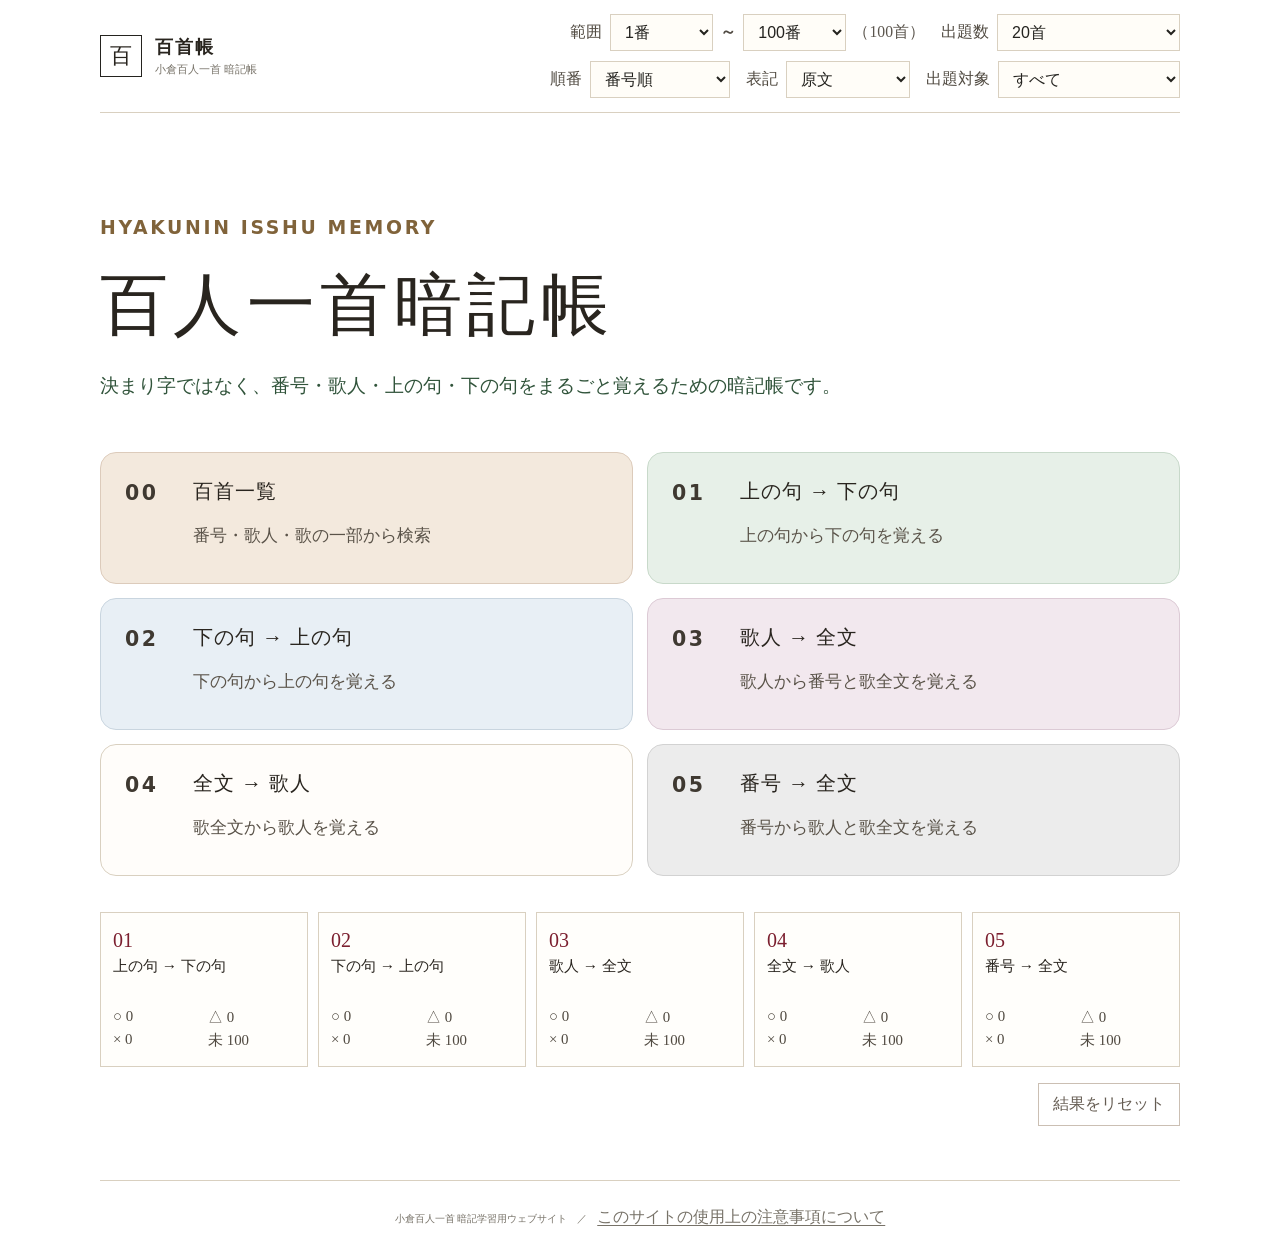
<file: hyakushucho_public_final.html>
<!doctype html>
<html lang="ja">
<head>
  <meta name="robots" content="noindex, nofollow, noarchive">
  <meta name="googlebot" content="noindex, nofollow, noarchive">

  <meta charset="utf-8" />
  <meta name="viewport" content="width=device-width, initial-scale=1" />
  <meta name="theme-color" content="#f7f3ea" />
  <title>百首帳 — 小倉百人一首 暗記帳</title>
  <meta name="description" content="番号・歌人・上の句・下の句を自由に覚えるための、小倉百人一首暗記ツール。" />
  <style>
:root{--bg:#f6f1e7;--paper:#fffdf8;--ink:#24231f;--muted:#777268;--line:#d9d0c0;--accent:#7b1f2f;--accent2:#b78c55;--green:#48664f;--shadow:0 18px 50px rgba(52,43,28,.08)}
*{box-sizing:border-box}html{font-size:16px}body{margin:0;background:radial-gradient(circle at top,#fbf8f1 0,var(--bg) 55%);color:var(--ink);font-family:"Yu Mincho","Hiragino Mincho ProN","Noto Serif JP",serif;min-height:100vh}.app-shell{width:min(1080px,calc(100% - 28px));margin:auto;min-height:100vh;display:flex;flex-direction:column}.topbar{height:88px;display:flex;align-items:center;justify-content:space-between;border-bottom:1px solid var(--line)}.brand{display:flex;gap:13px;align-items:center;background:none;border:0;padding:0;color:inherit;text-align:left;cursor:pointer;font:inherit}.brand-mark{width:42px;height:42px;border:1px solid var(--ink);display:grid;place-items:center;font-size:22px}.brand strong{display:block;font-size:18px;letter-spacing:.12em}.brand small{display:block;color:var(--muted);font-size:11px;margin-top:3px}.select-wrap{font-size:12px;color:var(--muted);display:flex;gap:8px;align-items:center}.select-wrap select{border:1px solid var(--line);background:var(--paper);padding:8px 28px 8px 10px;color:var(--ink)}main{flex:1}.view{display:none}.view.active{display:block}.hero{padding:78px 0 48px;max-width:680px}.eyebrow{font-family:system-ui,sans-serif;font-size:11px;letter-spacing:.18em;color:var(--accent);font-weight:700}.hero h1{font-size:clamp(38px,6vw,68px);font-weight:500;line-height:1.2;letter-spacing:.08em;margin:14px 0 22px}.hero>p:last-child{color:var(--muted);line-height:2;margin:0}.primary-grid{display:grid;grid-template-columns:repeat(2,1fr);gap:14px}.menu-card{min-height:132px;padding:24px;border:1px solid var(--line);background:rgba(255,253,248,.72);display:grid;grid-template-columns:52px 1fr;text-align:left;gap:2px 16px;cursor:pointer;color:inherit;transition:.2s ease;font:inherit}.menu-card:hover{transform:translateY(-2px);border-color:#aa9e8a;background:var(--paper);box-shadow:var(--shadow)}.menu-card.featured{border-color:#8f6c5d;background:#fbf3ee}.menu-no{grid-row:1/3;font-family:system-ui,sans-serif;font-size:12px;color:var(--accent);letter-spacing:.12em;padding-top:4px}.menu-card strong{font-size:20px;font-weight:500;letter-spacing:.05em}.menu-card small{color:var(--muted);font-size:12px;line-height:1.7;margin-top:4px}.stats-strip{display:grid;grid-template-columns:repeat(3,1fr);margin:36px 0 64px;border-top:1px solid var(--line);border-bottom:1px solid var(--line)}.stats-strip div{text-align:center;padding:24px 10px;border-right:1px solid var(--line)}.stats-strip div:last-child{border-right:0}.stats-strip span{display:block;font-size:28px}.stats-strip small{color:var(--muted);font-size:11px}.study-head{display:flex;align-items:end;justify-content:space-between;padding:34px 0 14px}.ghost{background:none;border:0;color:var(--muted);padding:6px 0;cursor:pointer;font:inherit}.progress-text{text-align:right;color:var(--muted);font-size:12px}.progress-text strong{display:block;color:var(--ink);font-family:system-ui,sans-serif;font-size:14px;margin-top:5px}.progress{height:2px;background:#ded7cb}.progress span{display:block;height:100%;background:var(--accent);width:0;transition:width .3s}.study-card{background:var(--paper);border:1px solid var(--line);box-shadow:var(--shadow);min-height:520px;margin:34px auto 70px;padding:56px clamp(28px,7vw,80px);max-width:820px;text-align:center}.prompt-label{font-family:system-ui,sans-serif;font-size:11px;letter-spacing:.15em;color:var(--muted)}.prompt{font-size:clamp(28px,5vw,48px);line-height:1.65;min-height:170px;display:grid;place-items:center;white-space:pre-line}.reveal{border:1px solid var(--ink);background:var(--ink);color:#fff;padding:14px 34px;min-width:180px;font:inherit;cursor:pointer;letter-spacing:.06em}.answer{margin-top:40px;border-top:1px solid var(--line);padding-top:36px}.answer-meta{display:flex;gap:14px;justify-content:center;color:var(--muted);font-size:13px}.poem-lines{font-size:clamp(20px,3.2vw,30px);line-height:1.9;margin:24px 0 30px}.poem-lines p{margin:0}.rating-label{font-size:12px;color:var(--muted);margin-bottom:10px}.rating-buttons{display:grid;grid-template-columns:repeat(3,1fr);gap:10px}.rate{border:1px solid var(--line);background:#fff;padding:14px 8px;font:inherit;font-size:24px;cursor:pointer}.rate span{display:block;font-size:10px;color:var(--muted);margin-top:4px}.rate:hover{border-color:#9a8d79}.session-summary{max-width:820px;margin:30px auto 70px;text-align:center;background:var(--paper);border:1px solid var(--line);padding:48px}.summary-numbers{display:grid;grid-template-columns:repeat(3,1fr);margin:28px 0}.summary-numbers strong{font-size:38px;display:block}.summary-numbers span{color:var(--muted)}.missed-list{text-align:left;margin:20px auto 30px;max-width:560px;line-height:1.9;color:var(--muted)}.list-head{padding:42px 0 22px;display:grid;grid-template-columns:1fr auto;gap:14px;align-items:center}.list-head .ghost{grid-column:1/3;justify-self:start}.list-head h2{font-size:34px;font-weight:500;margin:0}.list-head input{width:min(420px,50vw);border:1px solid var(--line);background:var(--paper);padding:13px 16px;font:inherit}.poem-list{border-top:1px solid var(--line);margin-bottom:70px}.poem-row{display:grid;grid-template-columns:58px 170px 1fr;gap:20px;padding:22px 10px;border-bottom:1px solid var(--line);align-items:start}.poem-row .n{font-family:system-ui,sans-serif;color:var(--accent)}.poem-row .poet{font-size:15px}.poem-row .text{line-height:1.9}.poem-row .text span{display:block}.history-badge{display:inline-block;margin-top:7px;font-family:system-ui,sans-serif;font-size:10px;color:var(--muted)}footer{border-top:1px solid var(--line);color:var(--muted);font-size:10px;line-height:1.7;padding:22px 0 30px;text-align:center}@media(max-width:720px){.app-shell{width:min(100% - 20px,1080px)}.topbar{height:72px}.brand small{display:none}.hero{padding:52px 6px 34px}.primary-grid{grid-template-columns:1fr}.menu-card{min-height:112px;padding:20px}.stats-strip{margin-bottom:44px}.study-card{padding:40px 20px;min-height:480px;margin-top:22px}.rating-buttons{gap:6px}.rate{padding:12px 4px}.list-head{grid-template-columns:1fr}.list-head .ghost{grid-column:1}.list-head input{width:100%}.poem-row{grid-template-columns:42px 1fr;gap:8px 14px}.poem-row .text{grid-column:2}.session-summary{padding:32px 18px}}@media(prefers-reduced-motion:reduce){*{scroll-behavior:auto!important;transition:none!important}}

</style>

<style id="v3-typography-tuning">
  /* v3: small-text readability pass */
  .eyebrow,
  .hero-kicker,
  .hero .eyebrow {
    font-size: 0.98rem !important;
    letter-spacing: 0.14em;
  }

  .hero p,
  .lead,
  .hero-copy {
    font-size: 1.05rem !important;
    line-height: 1.9 !important;
  }

  .menu-no {
    font-size: 1.12rem !important;
    line-height: 1.2 !important;
  }

  .menu-card strong {
    font-size: 1.12rem !important;
  }

  .menu-card small {
    font-size: 0.92rem !important;
    line-height: 1.6 !important;
  }

  #promptLabel,
  .prompt-label,
  .question-label {
    font-size: 0.98rem !important;
    letter-spacing: 0.08em;
  }

  .answer-meta,
  .answer-meta .number,
  .answer-meta .poet,
  #answerNumber,
  #answerPoet,
  .answer-number,
  .answer-poet {
    font-size: 1rem !important;
  }

  .rating-title,
  .self-check-title,
  .recall-title,
  #ratingTitle {
    font-size: 1rem !important;
  }

  .answer-card .meta,
  .answer-card .poet,
  .answer-card .number {
    font-size: 1rem !important;
  }

  @media (max-width: 640px) {
    .eyebrow,
    .hero-kicker,
    .hero .eyebrow {
      font-size: 0.94rem !important;
    }

    .hero p,
    .lead,
    .hero-copy {
      font-size: 1rem !important;
    }

    .menu-no,
    .menu-card strong {
      font-size: 1.08rem !important;
    }

    .menu-card small {
      font-size: 0.9rem !important;
    }

    #promptLabel,
    .prompt-label,
    .question-label,
    .rating-title,
    .self-check-title,
    .recall-title,
    #ratingTitle {
      font-size: 0.96rem !important;
    }
  }
</style>


<style id="v4-accessibility-typography">
  /* v4: readability-first typography for a wider age range.
     Keep the main catchphrase ("百人一首暗記帳") unchanged. */

  body {
    color: #29251f !important;
  }

  /* Small/light secondary text: larger and darker */
  .eyebrow,
  .hero-kicker,
  .hero .eyebrow {
    font-size: 1.15rem !important;
    color: #514b42 !important;
    font-weight: 600 !important;
  }

  .hero p:not(.hero-title):not(.lead),
  .hero-copy {
    font-size: 1.18rem !important;
    line-height: 1.9 !important;
    color: #4a443b !important;
  }

  /* Menu cards */
  .menu-no {
    font-size: 1.28rem !important;
    color: #3f3931 !important;
    font-weight: 700 !important;
  }

  .menu-card strong {
    font-size: 1.28rem !important;
    line-height: 1.45 !important;
  }

  .menu-card small {
    font-size: 1.05rem !important;
    line-height: 1.65 !important;
    color: #5a5349 !important;
  }

  /* Controls / switches / small navigation text */
  .select-wrap,
  select,
  button,
  .ghost-btn,
  .back-btn,
  .progress-text,
  .stats-strip,
  .stats-strip small {
    font-size: 1rem !important;
  }

  .select-wrap,
  .progress-text,
  .stats-strip,
  .stats-strip small {
    color: #514b42 !important;
  }

  /* Study screen labels */
  #promptLabel,
  .prompt-label,
  .question-label {
    font-size: 1.15rem !important;
    color: #4a443b !important;
    font-weight: 600 !important;
  }

  /* Answer metadata: poem number and poet */
  .answer-meta,
  .answer-meta .number,
  .answer-meta .poet,
  #answerNumber,
  #answerPoet,
  .answer-number,
  .answer-poet,
  .answer-card .meta,
  .answer-card .poet,
  .answer-card .number {
    font-size: 1.15rem !important;
    color: #3f3931 !important;
    font-weight: 600 !important;
  }

  /* "正解できましたか？" and nearby self-check text */
  .rating-title,
  .self-check-title,
  .recall-title,
  #ratingTitle {
    font-size: 1.15rem !important;
    color: #3f3931 !important;
    font-weight: 600 !important;
  }

  /* List/search page secondary text */
  .list-view small,
  .poem-row small,
  .muted,
  .helper-text,
  .search-note {
    font-size: 1rem !important;
    color: #5a5349 !important;
  }

  /* Preserve the existing size of the requested catchphrase. */
  .lead {
    font-size: inherit;
  }

  @media (max-width: 640px) {
    .eyebrow,
    .hero-kicker,
    .hero .eyebrow,
    #promptLabel,
    .prompt-label,
    .question-label,
    .rating-title,
    .self-check-title,
    .recall-title,
    #ratingTitle {
      font-size: 1.08rem !important;
    }

    .menu-no,
    .menu-card strong {
      font-size: 1.2rem !important;
    }

    .menu-card small {
      font-size: 1rem !important;
    }

    .hero p:not(.hero-title):not(.lead),
    .hero-copy {
      font-size: 1.08rem !important;
    }
  }
</style>


<style id="v5-white-background">
  html, body {
    background: #ffffff !important;
  }
  body::before,
  body::after {
    background: transparent !important;
  }
</style>


<style id="v6-title-colors">
  /* 茶金：HYAKUNIN ISSHU MEMORY */
  .eyebrow,
  .hero-kicker,
  .hero .eyebrow {
    color: #80633A !important;
  }

  /* 深緑：説明文 */
  .hero p:not(.hero-title):not(.lead),
  .hero-copy {
    color: #31543B !important;
  }
</style>


<style id="v7-title-color-fix">
  /* 最終指定：英字タイトルだけ茶金 */
  .hero .eyebrow,
  .hero .hero-kicker,
  .eyebrow {
    color: #80633A !important;
  }

  /* 説明文だけ深緑 */
  .hero .hero-copy,
  .hero p.hero-copy {
    color: #31543B !important;
  }
</style>


<style id="v8-list-font-size">
  /* 00 百首一覧：一覧内の文字を一段階大きく */
  #listView,
  .list-view {
    font-size: 1.08rem !important;
  }

  #listView input,
  .list-view input,
  #listView select,
  .list-view select {
    font-size: 1.05rem !important;
  }

  #listView .poem-row,
  .list-view .poem-row {
    font-size: 1.08rem !important;
    line-height: 1.75 !important;
  }

  #listView .poem-row strong,
  #listView .poem-row .poet,
  #listView .poem-row .number,
  .list-view .poem-row strong,
  .list-view .poem-row .poet,
  .list-view .poem-row .number {
    font-size: 1.12rem !important;
  }

  #listView .poem-row small,
  .list-view .poem-row small,
  #listView .muted,
  .list-view .muted {
    font-size: 1.02rem !important;
    line-height: 1.7 !important;
  }

  @media (max-width: 640px) {
    #listView,
    .list-view,
    #listView .poem-row,
    .list-view .poem-row {
      font-size: 1.04rem !important;
    }

    #listView .poem-row strong,
    #listView .poem-row .poet,
    #listView .poem-row .number,
    .list-view .poem-row strong,
    .list-view .poem-row .poet,
    .list-view .poem-row .number {
      font-size: 1.08rem !important;
    }
  }
</style>


<style id="v9-list-text-contrast">
  /* 00 百首一覧：文字色を濃くして可読性を向上 */
  #listView,
  .list-view,
  #listView .poem-row,
  .list-view .poem-row {
    color: #29251f !important;
  }

  #listView .poem-row strong,
  #listView .poem-row .poet,
  #listView .poem-row .number,
  .list-view .poem-row strong,
  .list-view .poem-row .poet,
  .list-view .poem-row .number {
    color: #211e1a !important;
  }

  #listView .poem-row small,
  .list-view .poem-row small,
  #listView .muted,
  .list-view .muted,
  #listView .helper-text,
  .list-view .helper-text {
    color: #49443d !important;
  }

  #listView input,
  .list-view input {
    color: #29251f !important;
  }

  #listView input::placeholder,
  .list-view input::placeholder {
    color: #686159 !important;
    opacity: 1 !important;
  }
</style>


<style id="v10-menu-pastels">
  /* 00–04：淡く、落ち着いた異なる色 */
  .primary-grid .menu-card:nth-child(1) {
    background: #F3E9DD !important; /* 00 生成りベージュ */
    border-color: #DCCBBB !important;
  }
  .primary-grid .menu-card:nth-child(2) {
    background: #E7F0E8 !important; /* 01 若草 */
    border-color: #C8D9CA !important;
  }
  .primary-grid .menu-card:nth-child(3) {
    background: #E8EFF5 !important; /* 02 淡い藍・水色 */
    border-color: #C9D5DF !important;
  }
  .primary-grid .menu-card:nth-child(4) {
    background: #F2E8EE !important; /* 03 淡い藤・桜 */
    border-color: #DCCAD5 !important;
  }
  .primary-grid .menu-card:nth-child(5) {
    background: #F4EFDC !important; /* 04 淡い山吹 */
    border-color: #DED5B7 !important;
  }

  /* featured指定があっても色を統一的に見せる */
  .primary-grid .menu-card.featured {
    box-shadow: none !important;
  }

  .primary-grid .menu-card:hover {
    filter: brightness(0.985);
  }
</style>


<style id="v11-button04-gray">
  /* 04 番号→全文：淡いグレー */
  .primary-grid .menu-card:nth-child(5) {
    background: #ECECEC !important;
    border-color: #D2D2D2 !important;
  }
</style>


<style id="v12-range-controls">
  .range-wrap { min-width: 260px; }
  .range-controls {
    display: inline-flex;
    align-items: center;
    gap: 0.45rem;
    flex-wrap: wrap;
  }
  .range-controls select {
    min-width: 76px;
  }
  .range-sep {
    color: #4f4941;
    font-weight: 600;
  }
  .range-count-label {
    color: #5b554d;
    font-size: 0.98rem;
    white-space: nowrap;
  }
  @media (max-width: 640px) {
    .range-wrap { min-width: 100%; }
    .range-controls {
      width: 100%;
    }
  }
</style>


<style id="v13-settings-layout-fix">
  .settings,
  .controls,
  .top-controls,
  .toolbar {
    flex-wrap: wrap !important;
    overflow: visible !important;
  }

  .select-wrap {
    flex: 0 0 auto !important;
  }

  #scriptMode {
    display: inline-block !important;
    visibility: visible !important;
    opacity: 1 !important;
  }

  @media (max-width: 900px) {
    .settings,
    .controls,
    .top-controls,
    .toolbar {
      gap: 0.75rem !important;
    }
  }
</style>


<style id="v14-controls-fix">
  .settings,
  .controls,
  .top-controls,
  .toolbar {
    overflow: visible !important;
  }

  .select-wrap {
    position: relative !important;
    z-index: 20 !important;
  }

  .select-wrap select,
  #scriptMode,
  #orderMode,
  #rangeStart,
  #rangeEnd,
  #questionCount {
    position: relative !important;
    z-index: 30 !important;
    pointer-events: auto !important;
    cursor: pointer !important;
    opacity: 1 !important;
    visibility: visible !important;
  }

  #questionCount {
    min-width: 120px !important;
  }

  .range-controls {
    position: relative !important;
    z-index: 20 !important;
  }
</style>


<style id="v15-top-actions-rebuild">
  .topbar {
    height: auto !important;
    min-height: 88px !important;
    padding: 14px 0 !important;
    gap: 18px !important;
    flex-wrap: wrap !important;
  }

  .top-actions {
    display: flex !important;
    align-items: center !important;
    justify-content: flex-end !important;
    gap: 12px 16px !important;
    flex-wrap: wrap !important;
    overflow: visible !important;
    flex: 1 1 560px !important;
  }

  .top-actions .select-wrap {
    display: flex !important;
    align-items: center !important;
    gap: 8px !important;
    flex: 0 0 auto !important;
    position: relative !important;
    z-index: 10 !important;
  }

  .top-actions select {
    display: inline-block !important;
    visibility: visible !important;
    opacity: 1 !important;
    pointer-events: auto !important;
    position: relative !important;
    z-index: 11 !important;
  }

  #scriptMode { min-width: 104px !important; }
  #orderMode { min-width: 112px !important; }
  #questionCount { min-width: 124px !important; }

  @media (max-width: 760px) {
    .topbar {
      align-items: flex-start !important;
    }
    .top-actions {
      flex-basis: 100% !important;
      justify-content: flex-start !important;
    }
  }
</style>


<style id="v16-control-order">
  .top-actions {
    display: flex !important;
    flex-direction: column !important;
    align-items: flex-end !important;
    gap: 10px !important;
  }
  .top-actions .control-row {
    display: flex;
    align-items: center;
    justify-content: flex-end;
    gap: 12px 16px;
    flex-wrap: wrap;
    width: 100%;
  }
  @media (max-width: 760px) {
    .top-actions {
      align-items: flex-start !important;
    }
    .top-actions .control-row {
      justify-content: flex-start;
    }
  }
</style>


<style id="v17-study-font-match">
  /* 出題文と解答文を同じ大きさに */
  .prompt,
  .poem-lines {
    font-size: clamp(22px, 3.2vw, 30px) !important;
    line-height: 1.9 !important;
  }
</style>


<style id="v18-description-one-line">
  /* タイトル下の説明文は、十分な画面幅では1行表示 */
  .hero .hero-copy,
  .hero p.hero-copy {
    white-space: nowrap !important;
  }

  /* スマホなど、1行では画面からはみ出す場合だけ自然に折り返す */
  @media (max-width: 760px) {
    .hero .hero-copy,
    .hero p.hero-copy {
      white-space: normal !important;
    }
  }
</style>


<style id="v19-hero-description-width">
  /* 見出し側の横幅制限を説明文には引き継がせない */
  .hero {
    overflow: visible !important;
  }

  .hero .hero-copy,
  .hero p.hero-copy,
  .hero .subtitle,
  .hero .lead {
    width: max-content !important;
    max-width: none !important;
    white-space: nowrap !important;
  }

  @media (max-width: 760px) {
    .hero .hero-copy,
    .hero p.hero-copy,
    .hero .subtitle,
    .hero .lead {
      width: auto !important;
      max-width: 100% !important;
      white-space: normal !important;
    }
  }
</style>


<style id="v20-exact-description-fix">
  /* 説明文そのものを直接指定。親要素の幅制限に関係なくPCでは1行。 */
  .hero-description {
    display: block !important;
    width: max-content !important;
    max-width: none !important;
    min-width: max-content !important;
    white-space: nowrap !important;
    overflow: visible !important;
    word-break: keep-all !important;
    overflow-wrap: normal !important;
  }

  @media (max-width: 760px) {
    .hero-description {
      width: auto !important;
      min-width: 0 !important;
      max-width: 100% !important;
      white-space: normal !important;
      word-break: normal !important;
      overflow-wrap: anywhere !important;
    }
  }
</style>



<style id="v28-clean-fade">
  @keyframes viewFadeInSafe {
    from { opacity: 0; }
    to { opacity: 1; }
  }
  .view.fade-enter {
    animation: viewFadeInSafe 0.35s ease-out both;
  }
  @media (prefers-reduced-motion: reduce) {
    .view.fade-enter { animation: none !important; }
  }
</style>


<style id="v29-sticky-header">
  /* 上部の操作バーをスクロール中も固定 */
  .topbar {
    position: sticky !important;
    top: 0 !important;
    z-index: 1000 !important;
    background: #fff !important;
  }
</style>


<style id="v31-about">
  .footer-link {
    appearance: none;
    border: 0;
    background: none;
    padding: 0;
    color: inherit;
    font: inherit;
    text-decoration: underline;
    text-underline-offset: 3px;
    cursor: pointer;
  }
  .footer-link:hover { opacity: .68; }

  .about-modal[hidden] { display: none !important; }
  .about-modal {
    position: fixed;
    inset: 0;
    z-index: 3000;
    display: grid;
    place-items: center;
    padding: 24px;
  }
  .about-backdrop {
    position: absolute;
    inset: 0;
    background: rgba(35, 31, 27, .32);
    backdrop-filter: blur(2px);
  }
  .about-dialog {
    position: relative;
    z-index: 1;
    width: min(680px, 100%);
    max-height: min(78vh, 720px);
    overflow-y: auto;
    box-sizing: border-box;
    padding: 38px 42px 36px;
    background: #fff;
    border: 1px solid var(--line);
    box-shadow: 0 18px 60px rgba(35,31,27,.14);
    text-align: left;
  }
  .about-dialog h2 {
    margin: 5px 0 24px;
    font-size: clamp(24px, 3vw, 32px);
    font-weight: 500;
    letter-spacing: .06em;
  }
  .about-dialog p {
    margin: 0 0 17px;
    font-size: 15px;
    line-height: 2;
    color: #4b4945;
  }
  .about-eyebrow {
    margin: 0 !important;
    color: #80633A !important;
    font-family: system-ui, sans-serif;
    font-size: 11px !important;
    font-weight: 700;
    letter-spacing: .18em;
  }
  .about-close {
    position: absolute;
    top: 16px;
    right: 18px;
    width: 38px;
    height: 38px;
    border: 0;
    background: transparent;
    color: #55514b;
    font-size: 28px;
    line-height: 1;
    cursor: pointer;
  }
  @media (max-width: 620px) {
    .about-modal { padding: 14px; }
    .about-dialog { padding: 34px 24px 28px; }
  }
</style>


<style id="v33-range-dropdown-direction">
  /* 範囲の終了側プルダウンが下方向に開きやすいよう、固定ヘッダー直下に余裕を確保 */
  #rangeEnd {
    position: relative !important;
  }

  /* ネイティブselectの開く向きはブラウザ依存なので、
     操作時にページ上端へ寄りすぎないよう scroll-margin を設定 */
  #rangeEnd:focus {
    scroll-margin-top: 180px;
  }
</style>


<style id="v37-rating-font-size">
  /* 自己評価エリアを読みやすく */
  .rating-title,
  .recall-title,
  .rating-area > p,
  .rating-area > div:first-child {
    font-size: 22px !important;
    line-height: 1.6 !important;
  }

  .rate {
    font-size: 20px !important;
    line-height: 1.4 !important;
  }
</style>


<style id="v38-rating-final-fix">
  .rating-label {
    font-size: 22px !important;
    line-height: 1.6 !important;
    color: #3f3931 !important;
    font-weight: 600 !important;
  }

  .rate {
    font-size: 22px !important;
    line-height: 1.35 !important;
  }

  .rate span {
    font-size: 17px !important;
    line-height: 1.45 !important;
    margin-top: 5px !important;
    color: #4f493f !important;
  }
</style>


<style id="v39-full-poet-mode">
  #prompt span {
    display: block;
  }
</style>


<style id="v40-swap-menu-04-05-colors">
  /* 04 全文→歌人：05側の白系 */
  .primary-grid .menu-card:nth-child(5) {
    background: rgba(255,253,248,.72) !important;
    border-color: var(--line) !important;
  }

  /* 05 番号→全文：旧04の淡いグレー */
  .primary-grid .menu-card:nth-child(6) {
    background: #ECECEC !important;
    border-color: #D2D2D2 !important;
  }
</style>


<style id="v42-study-target">
  #studyTarget {
    min-width: 132px;
  }
  @media (max-width: 760px) {
    #studyTarget {
      min-width: 0;
    }
  }
</style>


<style id="v43-mode-stats-list-results">
  .mode-stats {
    display: grid;
    grid-template-columns: repeat(5, minmax(0, 1fr));
    gap: 10px;
    margin: 36px 0 64px;
  }
  .mode-stat-card {
    border: 1px solid var(--line);
    background: rgba(255,253,248,.5);
    padding: 16px 12px;
    min-width: 0;
  }
  .mode-stat-card > strong {
    display: block;
    font-size: 1.25rem;
    font-weight: 500;
    color: var(--accent);
    margin-bottom: 3px;
  }
  .mode-stat-card > span {
    display: block;
    font-size: .96rem;
    line-height: 1.45;
    min-height: 2.8em;
  }
  .mode-stat-card small {
    display: grid;
    grid-template-columns: 1fr 1fr;
    gap: 4px 8px;
    margin-top: 10px;
    color: #514b42;
    font-size: .93rem;
  }
  .mode-stat-card small b {
    font-weight: 500;
  }

  #listView .list-head {
    grid-template-columns: 1fr;
  }
  .list-search-row,
  .list-filter-row {
    display: flex;
    align-items: center;
    gap: 10px;
    flex-wrap: wrap;
  }
  #listView .list-head input {
    flex: 1 1 360px;
    width: auto;
    min-width: 220px;
  }
  #listView .list-head select {
    border: 1px solid var(--line);
    background: var(--paper);
    padding: 12px 32px 12px 12px;
    font: inherit;
  }
  .list-filter-row > span {
    color: #514b42;
    font-size: 1rem;
    margin-right: 2px;
  }

  .poem-list-header,
  #listView .poem-row {
    display: grid !important;
    grid-template-columns: 54px 150px minmax(300px, 1fr) repeat(5, 42px) !important;
    gap: 12px !important;
    align-items: center !important;
  }
  .poem-list-header {
    padding: 10px 10px;
    border-top: 1px solid var(--line);
    border-bottom: 1px solid var(--line);
    color: #6a6257;
    font-size: .86rem;
    text-align: center;
  }
  .poem-list-header span:nth-child(1),
  .poem-list-header span:nth-child(2),
  .poem-list-header span:nth-child(3) {
    text-align: left;
  }
  #listView .poem-list {
    border-top: 0;
  }
  #listView .poem-row {
    padding: 18px 10px !important;
  }
  #listView .poem-row .text {
    grid-column: auto !important;
  }
  .mode-result {
    display: grid;
    place-items: center;
    width: 34px;
    height: 34px;
    border: 1px solid var(--line);
    font-family: system-ui, sans-serif;
    font-size: 1.08rem;
    line-height: 1;
    justify-self: center;
    background: #fff;
  }
  .mode-result.good { background: #eef4ee; }
  .mode-result.maybe { background: #f7f1df; }
  .mode-result.bad { background: #f5e8e8; }
  .mode-result.none { color: #aaa39a; background: #f7f6f3; }
  .list-empty { padding: 28px 10px; }

  @media (max-width: 900px) {
    .mode-stats {
      grid-template-columns: repeat(2, minmax(0, 1fr));
    }
    .poem-list-header {
      display: none;
    }
    #listView .poem-row {
      grid-template-columns: 42px minmax(0, 1fr) repeat(5, 34px) !important;
      gap: 8px 7px !important;
      align-items: start !important;
    }
    #listView .poem-row .poet {
      grid-column: 2 / -1;
    }
    #listView .poem-row .text {
      grid-column: 2 / -1 !important;
    }
    #listView .poem-row .mode-result {
      grid-row: 3;
    }
    #listView .poem-row .mode-result:nth-of-type(4) { grid-column: 2; }
    #listView .poem-row .mode-result:nth-of-type(5) { grid-column: 3; }
    #listView .poem-row .mode-result:nth-of-type(6) { grid-column: 4; }
    #listView .poem-row .mode-result:nth-of-type(7) { grid-column: 5; }
    #listView .poem-row .mode-result:nth-of-type(8) { grid-column: 6; }
  }

  @media (max-width: 560px) {
    .mode-stats {
      grid-template-columns: 1fr;
    }
    .mode-stat-card > span {
      min-height: 0;
    }
    .mode-stat-card small {
      grid-template-columns: repeat(4, auto);
      justify-content: start;
      gap: 8px 14px;
    }
    .list-search-row,
    .list-filter-row {
      align-items: stretch;
    }
    #listView .list-head input,
    #listView .list-head select {
      width: 100%;
      flex: 1 1 100%;
    }
  }
</style>


<style id="v44-excel-export">
  .excel-export {
    border: 1px solid #8f9f8f;
    background: #f1f6f1;
    color: #31543B;
    padding: 11px 18px;
    font: inherit;
    cursor: pointer;
    white-space: nowrap;
  }
  .excel-export:hover {
    background: #e7f0e8;
  }
</style>


<style id="v45-answer-font-slightly-larger">
  /* 解答表示を一段だけ大きく */
  #answer .answer-meta,
  #answerNumber,
  #answerPoet {
    font-size: 1.28rem !important;
  }
  #answer .poem-lines {
    font-size: clamp(24px, 3.45vw, 32px) !important;
    line-height: 1.9 !important;
  }
</style>


<style id="v46-reset-results">
  .reset-results-btn {
    border: 1px solid #cbbfb3;
    background: #fff;
    color: #655c52;
    padding: 10px 14px;
    font: inherit;
    cursor: pointer;
    white-space: nowrap;
  }
  .reset-results-btn:hover {
    background: #f5f1ec;
  }
  .reset-dialog {
    max-width: 540px;
  }
  .reset-actions {
    display: flex;
    justify-content: flex-end;
    gap: 10px;
    margin-top: 26px;
  }
  .reset-confirm {
    border: 1px solid #9d6b67;
    background: #8d5d59;
    color: #fff;
    padding: 11px 18px;
    font: inherit;
    cursor: pointer;
  }
  @media (max-width: 760px) {
    .reset-results-btn { width: 100%; }
  }
</style>


<style id="v47-reset-below-results">
  .results-reset-area {
    display: flex;
    justify-content: flex-end;
    margin-top: -48px;
    margin-bottom: 54px;
  }
  .results-reset-area .reset-results-btn {
    width: auto;
  }
  @media (max-width: 760px) {
    .results-reset-area {
      margin-top: -30px;
      margin-bottom: 42px;
    }
    .results-reset-area .reset-results-btn {
      width: auto;
    }
  }
</style>


<style id="v48-mobile-poem-list-cards">
  @media (max-width: 760px) {
    /* 00 百首一覧：スマホでは横長の表を縦型カードにする */
    #listView .poem-list-header {
      display: none !important;
    }

    #listView .poem-list {
      display: grid !important;
      gap: 12px !important;
    }

    #listView .poem-row {
      display: grid !important;
      grid-template-columns: auto 1fr !important;
      grid-template-areas:
        "number poet"
        "poem poem"
        "result result" !important;
      column-gap: 12px !important;
      row-gap: 9px !important;
      padding: 17px 16px 15px !important;
      border: 1px solid #ddd4c7 !important;
      border-radius: 10px !important;
      background: #fff !important;
      min-width: 0 !important;
      align-items: baseline !important;
    }

    #listView .poem-row .n {
      grid-area: number !important;
      min-width: 0 !important;
      width: auto !important;
      font-size: 1.08rem !important;
      font-weight: 700 !important;
      color: #80633A !important;
    }

    #listView .poem-row .poet {
      grid-area: poet !important;
      min-width: 0 !important;
      width: auto !important;
      font-size: 1.08rem !important;
      font-weight: 600 !important;
      color: #332f29 !important;
    }

    #listView .poem-row .text {
      grid-area: poem !important;
      min-width: 0 !important;
      width: 100% !important;
      padding: 3px 0 5px !important;
      font-size: 1.08rem !important;
      line-height: 1.85 !important;
      color: #332f29 !important;
    }

    #listView .poem-row .text span {
      display: block !important;
      overflow-wrap: anywhere !important;
    }

    #listView .poem-row .mode-result {
      min-width: 0 !important;
      width: auto !important;
      height: auto !important;
      padding: 7px 4px !important;
      border-radius: 7px !important;
      text-align: center !important;
      font-size: 1.05rem !important;
    }

    /* JSでは結果セルが5個連続しているため、最後の5セルをカード下部に横並び */
    #listView .poem-row {
      position: relative !important;
    }

    #listView .poem-row .mode-result:nth-last-child(5) {
      grid-area: result !important;
      display: grid !important;
      grid-template-columns: repeat(5, 1fr) !important;
    }

    /* 個々の結果セルは contents 化して、5つを同じ行へ流す */
    #listView .poem-row .mode-result {
      grid-row: 3 !important;
    }
    #listView .poem-row .mode-result:nth-last-child(5) { grid-column: 1 / 2 !important; }
    #listView .poem-row .mode-result:nth-last-child(4) { grid-column: 2 / 3 !important; }
    #listView .poem-row .mode-result:nth-last-child(3) { grid-column: 3 / 4 !important; }
    #listView .poem-row .mode-result:nth-last-child(2) { grid-column: 4 / 5 !important; }
    #listView .poem-row .mode-result:nth-last-child(1) { grid-column: 5 / 6 !important; }

    /* 5列の結果用にカード全体の第3行だけ5等分 */
    #listView .poem-row {
      grid-template-columns: repeat(5, minmax(0, 1fr)) !important;
      grid-template-areas:
        "number poet poet poet poet"
        "poem poem poem poem poem"
        "r1 r2 r3 r4 r5" !important;
    }
    #listView .poem-row .mode-result:nth-last-child(5) { grid-area: r1 !important; }
    #listView .poem-row .mode-result:nth-last-child(4) { grid-area: r2 !important; }
    #listView .poem-row .mode-result:nth-last-child(3) { grid-area: r3 !important; }
    #listView .poem-row .mode-result:nth-last-child(2) { grid-area: r4 !important; }
    #listView .poem-row .mode-result:nth-last-child(1) { grid-area: r5 !important; }

    #listView .poem-row .mode-result::before {
      display: block !important;
      margin-bottom: 2px !important;
      font-size: .72rem !important;
      line-height: 1 !important;
      color: #777268 !important;
      font-weight: 500 !important;
    }
    #listView .poem-row .mode-result:nth-last-child(5)::before { content: "01"; }
    #listView .poem-row .mode-result:nth-last-child(4)::before { content: "02"; }
    #listView .poem-row .mode-result:nth-last-child(3)::before { content: "03"; }
    #listView .poem-row .mode-result:nth-last-child(2)::before { content: "04"; }
    #listView .poem-row .mode-result:nth-last-child(1)::before { content: "05"; }

    /* 一覧上部の操作類もスマホで無理に横並びにしない */
    #listView .list-search-row,
    #listView .list-controls {
      width: 100% !important;
      min-width: 0 !important;
    }

    #listView .list-search-row {
      grid-column: 1 / -1 !important;
    }

    #listView .list-search-row input,
    #listView input,
    #listView select {
      max-width: 100% !important;
    }

    #listView {
      overflow-x: hidden !important;
    }
  }
</style>


<style id="v49-mobile-settings-collapse">
  /* PCでは従来どおり。折りたたみボタンはスマホだけ表示 */
  .mobile-settings-toggle {
    display: none;
  }

  @media (max-width: 760px) {
    .topbar {
      padding-bottom: 10px !important;
    }

    .mobile-settings-toggle {
      width: 100%;
      display: grid;
      grid-template-columns: auto 1fr auto;
      align-items: center;
      gap: 10px;
      padding: 11px 12px;
      border: 1px solid #d9d0c0;
      border-radius: 9px;
      background: #fff;
      color: #332f29;
      font: inherit;
      text-align: left;
      cursor: pointer;
    }

    .mobile-settings-title {
      font-weight: 700;
      white-space: nowrap;
      color: #4a433a;
    }

    .mobile-settings-summary {
      min-width: 0;
      overflow: hidden;
      text-overflow: ellipsis;
      white-space: nowrap;
      color: #6f675e;
      font-size: .95rem;
      text-align: right;
    }

    .mobile-settings-chevron {
      font-size: 1.18rem;
      line-height: 1;
      transition: transform .18s ease;
      color: #80633A;
    }

    .mobile-settings-toggle[aria-expanded="true"] .mobile-settings-chevron {
      transform: rotate(180deg);
    }

    #topSettingsPanel {
      display: none !important;
      margin-top: 10px !important;
      padding-top: 0 !important;
    }

    #topSettingsPanel.mobile-open {
      display: block !important;
    }

    #topSettingsPanel .control-row {
      display: grid !important;
      grid-template-columns: minmax(0, 1fr) minmax(0, 1fr) !important;
      gap: 10px 12px !important;
      width: 100% !important;
    }

    #topSettingsPanel .control-row + .control-row {
      margin-top: 10px !important;
    }

    #topSettingsPanel .select-wrap {
      min-width: 0 !important;
      width: 100% !important;
    }

    #topSettingsPanel .range-wrap {
      grid-column: 1 / -1 !important;
    }

    #topSettingsPanel select {
      width: 100% !important;
      max-width: 100% !important;
    }

    #topSettingsPanel .range-controls {
      display: grid !important;
      grid-template-columns: minmax(0,1fr) auto minmax(0,1fr) auto !important;
      gap: 6px !important;
      align-items: center !important;
      width: 100% !important;
    }
  }

  @media (prefers-reduced-motion: reduce) {
    .mobile-settings-chevron {
      transition: none !important;
    }
  }
</style>


<style id="v50-rounded-menu-cards">
  /* 00〜05のメニューボタンを少し柔らかい角丸に */
  .primary-grid .menu-card {
    border-radius: 16px !important;
  }
</style>


<style id="v51-desktop-sticky-list-header">
  @media (min-width: 761px) {
    #listView .poem-list-header {
      position: sticky !important;
      top: var(--hyakushucho-topbar-height, 0px) !important;
      z-index: 900 !important;
      background: #fff !important;
      box-shadow: 0 1px 0 rgba(120, 108, 92, .18) !important;
    }
  }
</style>


<style id="v52-back-to-top">
  .back-to-top {
    position: fixed;
    right: 22px;
    bottom: 22px;
    z-index: 1200;
    display: inline-flex;
    align-items: center;
    gap: 6px;
    padding: 10px 13px;
    border: 1px solid #cfc4b5;
    border-radius: 999px;
    background: rgba(255,255,255,.96);
    color: #5c5146;
    font: inherit;
    font-weight: 600;
    box-shadow: 0 4px 14px rgba(70, 58, 45, .10);
    cursor: pointer;
    opacity: 0;
    visibility: hidden;
    transform: translateY(8px);
    transition: opacity .18s ease, transform .18s ease, visibility .18s ease;
  }

  .back-to-top.show {
    opacity: 1;
    visibility: visible;
    transform: translateY(0);
  }

  .back-to-top:hover {
    background: #f7f3ee;
  }

  .back-to-top span[aria-hidden="true"] {
    font-size: 1.05em;
    line-height: 1;
  }

  @media (max-width: 760px) {
    .back-to-top {
      right: 14px;
      bottom: 14px;
      padding: 10px 12px;
      font-size: .95rem;
    }
  }

  @media (prefers-reduced-motion: reduce) {
    .back-to-top {
      transition: none !important;
    }
  }
</style>


<style id="v53-mobile-result-alignment">
  @media (max-width: 760px) {
    #listView .poem-row .mode-result {
      display: flex !important;
      flex-direction: row !important;
      align-items: center !important;
      justify-content: center !important;
      gap: 5px !important;
      white-space: nowrap !important;
    }

    #listView .poem-row .mode-result::before {
      display: inline-block !important;
      margin: 0 !important;
      line-height: 1 !important;
      flex: 0 0 auto !important;
    }
  }
</style>


<style id="v54-mobile-result-alignment-fix">
  @media (max-width: 760px) {
    #listView .poem-row .mode-result:nth-last-child(5) {
      display: flex !important;
      flex-direction: row !important;
      align-items: center !important;
      justify-content: center !important;
      gap: 5px !important;
    }

    #listView .poem-row .mode-result::before {
      display: inline-block !important;
      margin: 0 !important;
    }
  }
</style>

</head>
<body>
  <div class="app-shell">
    <header class="topbar">
      <button class="brand" id="homeBtn" aria-label="ホームへ">
        <span class="brand-mark">百</span>
        <span><strong>百首帳</strong><small>小倉百人一首 暗記帳</small></span>
      </button>
      <button type="button" id="mobileSettingsToggle" class="mobile-settings-toggle" aria-expanded="false" aria-controls="topSettingsPanel">
          <span class="mobile-settings-title">出題設定</span>
          <span id="mobileSettingsSummary" class="mobile-settings-summary">1〜100番・すべて</span>
          <span class="mobile-settings-chevron" aria-hidden="true">⌄</span>
        </button>
        <div class="top-actions" id="topSettingsPanel">
        <div class="control-row">
          <label class="select-wrap range-wrap">範囲
          <span class="range-controls">
            <select id="rangeStart"></select>
            <span class="range-sep">～</span>
            <select id="rangeEnd"></select>
            <span id="rangeCountLabel" class="range-count-label">（100首）</span>
          </span>
        </label>
          <label class="select-wrap">出題数
          <select id="questionCount"></select>
        </label>
        </div>
        <div class="control-row">
          <label class="select-wrap">順番
          <select id="orderMode"><option value="number">番号順</option><option value="shuffle">シャッフル</option></select>
        </label>
          <label class="select-wrap">表記
          <select id="scriptMode"><option value="original">原文</option><option value="kana">ひらがな</option></select>
        </label>
          <label class="select-wrap">出題対象
          <select id="studyTarget">
            <option value="all">すべて</option>
            <option value="untried">未トライ</option>
            <option value="good">○のみ</option>
            <option value="review">要復習（△・×）</option>
          </select>
        </label>
        </div>
</div>
    </header>

    <main>
      <section id="homeView" class="view active">
        <div class="hero">
          <p class="eyebrow" style="color:#80633A !important;">HYAKUNIN ISSHU MEMORY</p>
          <h1>百人一首暗記帳</h1>
          <p style="color:#31543B !important;" class="hero-description">決まり字ではなく、番号・歌人・上の句・下の句をまるごと覚えるための暗記帳です。</p>
        </div>

        <div class="primary-grid">
          <button class="menu-card" id="listBtn">
            <span class="menu-no">00</span><strong>百首一覧</strong><small>番号・歌人・歌の一部から検索</small>
          </button>
          <button class="menu-card featured" data-mode="upperLower">
            <span class="menu-no">01</span><strong>上の句 → 下の句</strong><small>上の句から下の句を覚える</small>
          </button>
          <button class="menu-card" data-mode="lowerUpper">
            <span class="menu-no">02</span><strong>下の句 → 上の句</strong><small>下の句から上の句を覚える</small>
          </button>
          <button class="menu-card" data-mode="poetFull">
            <span class="menu-no">03</span><strong>歌人 → 全文</strong><small>歌人から番号と歌全文を覚える</small>
          </button>
          <button class="menu-card" data-mode="fullPoet">
            <span class="menu-no">04</span><strong>全文 → 歌人</strong><small>歌全文から歌人を覚える</small>
          </button>
          <button class="menu-card" data-mode="numberFull">
            <span class="menu-no">05</span><strong>番号 → 全文</strong><small>番号から歌人と歌全文を覚える</small>
          </button>
        </div>

        <section class="mode-stats" aria-label="モード別学習状況">
          <div class="mode-stat-card" data-stat-mode="upperLower">
            <strong>01</strong><span>上の句 → 下の句</span>
            <small><b class="s-good">○ 0</b><b class="s-maybe">△ 0</b><b class="s-bad">× 0</b><b class="s-none">未 100</b></small>
          </div>
          <div class="mode-stat-card" data-stat-mode="lowerUpper">
            <strong>02</strong><span>下の句 → 上の句</span>
            <small><b class="s-good">○ 0</b><b class="s-maybe">△ 0</b><b class="s-bad">× 0</b><b class="s-none">未 100</b></small>
          </div>
          <div class="mode-stat-card" data-stat-mode="poetFull">
            <strong>03</strong><span>歌人 → 全文</span>
            <small><b class="s-good">○ 0</b><b class="s-maybe">△ 0</b><b class="s-bad">× 0</b><b class="s-none">未 100</b></small>
          </div>
          <div class="mode-stat-card" data-stat-mode="fullPoet">
            <strong>04</strong><span>全文 → 歌人</span>
            <small><b class="s-good">○ 0</b><b class="s-maybe">△ 0</b><b class="s-bad">× 0</b><b class="s-none">未 100</b></small>
          </div>
          <div class="mode-stat-card" data-stat-mode="numberFull">
            <strong>05</strong><span>番号 → 全文</span>
            <small><b class="s-good">○ 0</b><b class="s-maybe">△ 0</b><b class="s-bad">× 0</b><b class="s-none">未 100</b></small>
          </div>
        </section>
        <div class="results-reset-area">
          <button type="button" id="resetResultsBtn" class="reset-results-btn">結果をリセット</button>
        </div>
      </section>

      <section id="studyView" class="view">
        <div class="study-head">
          <button class="ghost" id="backHome">← ホーム</button>
          <div class="progress-text"><span id="modeLabel"></span><strong id="progressLabel"></strong></div>
        </div>
        <div class="progress"><span id="progressBar"></span></div>

        <article class="study-card">
          <div class="prompt-label" id="promptLabel">問題</div>
          <div class="prompt" id="prompt"></div>
          <button class="reveal" id="revealBtn">答えを見る</button>

          <div class="answer" id="answer" hidden>
            <div class="answer-meta"><span id="answerNumber"></span><span id="answerPoet"></span></div>
            <div class="poem-lines"><p id="answerUpper"></p><p id="answerLower"></p></div>
            <div class="rating-label">正解できましたか？</div>
            <div class="rating-buttons">
              <button data-rating="good" class="rate good">○<span>覚えていた</span></button>
              <button data-rating="maybe" class="rate maybe">△<span>あやふや</span></button>
              <button data-rating="bad" class="rate bad">×<span>出なかった</span></button>
            </div>
          </div>
        </article>

        <div class="session-summary" id="sessionSummary" hidden>
          <h2>今回の結果</h2>
          <div class="summary-numbers">
            <div><strong id="sumGood">0</strong><span>○</span></div>
            <div><strong id="sumMaybe">0</strong><span>△</span></div>
            <div><strong id="sumBad">0</strong><span>×</span></div>
          </div>
          <div id="missedList" class="missed-list"></div>
          <button class="reveal" id="finishHome">ホームへ戻る</button>
        </div>
      </section>

      <section id="listView" class="view">
        <div class="list-head">
          <button class="ghost" id="backFromList">← ホーム</button>
          <h2>百首一覧</h2>
          <div class="list-search-row">
            <input id="searchInput" type="search" placeholder="番号・歌人・歌の一部を検索" autocomplete="off" />
            <select id="listSort" aria-label="並べ替え">
              <option value="numberAsc">番号順</option>
              <option value="numberDesc">番号逆順</option>
              <option value="upperLower">01 要復習優先</option>
              <option value="lowerUpper">02 要復習優先</option>
              <option value="poetFull">03 要復習優先</option>
              <option value="fullPoet">04 要復習優先</option>
              <option value="numberFull">05 要復習優先</option>
            </select>
          </div>
          <div class="list-filter-row">
            <span>成績で絞り込み</span>
            <select id="listFilterMode" aria-label="絞り込みモード">
              <option value="upperLower">01 上→下</option>
              <option value="lowerUpper">02 下→上</option>
              <option value="poetFull">03 歌人→全文</option>
              <option value="fullPoet">04 全文→歌人</option>
              <option value="numberFull">05 番号→全文</option>
            </select>
            <select id="listFilterRating" aria-label="成績">
              <option value="all">すべて</option>
              <option value="good">○</option>
              <option value="maybe">△</option>
              <option value="bad">×</option>
              <option value="review">△・×</option>
              <option value="none">未回答</option>
            </select>
            <button type="button" id="excelExportBtn" class="excel-export">Excel出力</button>
          </div>
        </div>
        <div class="poem-list-header" aria-hidden="true">
          <span>番号</span><span>歌人</span><span>歌</span>
          <span>01</span><span>02</span><span>03</span><span>04</span><span>05</span>
        </div>
        <div id="poemList" class="poem-list"></div>
      </section>
    </main>

    <footer>小倉百人一首 暗記学習用ウェブサイト　／　<button type="button" id="aboutBtn" class="footer-link">このサイトの使用上の注意事項について</button></footer>
  </div>
  <div id="resetModal" class="about-modal" hidden aria-hidden="true">
  <div class="about-backdrop" data-close-reset></div>
  <section class="about-dialog reset-dialog" role="dialog" aria-modal="true" aria-labelledby="resetTitle">
    <button type="button" class="about-close" id="resetClose" aria-label="閉じる">×</button>
    <p class="about-eyebrow">RESET</p>
    <h2 id="resetTitle">学習結果をリセットしますか？</h2>
    <p>01〜05の○△×の記録と、百首一覧に表示される成績をすべて消去します。この操作は元に戻せません。</p>
    <div class="reset-actions">
      <button type="button" class="ghost" id="resetCancel">キャンセル</button>
      <button type="button" class="reset-confirm" id="resetConfirm">すべてリセット</button>
    </div>
  </section>
</div>

<div id="aboutModal" class="about-modal" hidden aria-hidden="true">
  <div class="about-backdrop" data-close-about></div>
  <section class="about-dialog" role="dialog" aria-modal="true" aria-labelledby="aboutTitle">
    <button type="button" class="about-close" id="aboutClose" aria-label="閉じる">×</button>
    <p class="about-eyebrow">ABOUT</p>
    <h2 id="aboutTitle">このサイトの使用上の注意事項について</h2>

    <p>「百首帳」は、小倉百人一首を覚えるために個人で制作した学習用ウェブサイトです。</p>

    <p>掲載内容についてはできる限り正確を期していますが、和歌・歌人名・仮名遣い等の表記には、底本や資料によって異同がある場合があります。また、掲載内容の完全性・正確性を保証するものではありません。</p>

    <p>本サイトの利用によって生じた損害・不利益等について、制作者は責任を負いかねますので、あらかじめご了承ください。</p>

    <p>学習履歴などのデータは、お使いのブラウザ内に保存されます。本サイトでは、学習履歴や個人情報を独自に収集・送信する機能は設けていません。</p>

    <p>本サイトは個人による非公式の学習用ツールであり、特定の団体・出版社等とは関係ありません。</p>
  </section>
</div>

<button type="button" id="backToTopBtn" class="back-to-top" aria-label="ページ上部へ戻る">
  <span aria-hidden="true">↑</span><span class="back-to-top-label">上へ</span>
</button>

<script>
window.POEMS = [
  {
    "number": 1,
    "poet": "天智天皇",
    "poetKana": "てんじてんのう",
    "upper": "秋の田のかりほの庵の苫をあらみ",
    "lower": "わが衣手は露にぬれつつ",
    "upperKana": "あきのたのかりほのいほのとまをあらみ",
    "lowerKana": "わがころもではつゆにぬれつつ"
  },
  {
    "number": 2,
    "poet": "持統天皇",
    "poetKana": "じとうてんのう",
    "upper": "春過ぎて夏来にけらし白妙の",
    "lower": "衣干すてふ天の香具山",
    "upperKana": "はるすぎてなつきにけらししろたへの",
    "lowerKana": "ころもほすてふあまのかぐやま"
  },
  {
    "number": 3,
    "poet": "柿本人麻呂",
    "poetKana": "かきのもとのひとまろ",
    "upper": "あしびきの山鳥の尾のしだり尾の",
    "lower": "ながながし夜をひとりかも寝む",
    "upperKana": "あしびきのやまどりのをのしだりをの",
    "lowerKana": "ながながしよをひとりかもねむ"
  },
  {
    "number": 4,
    "poet": "山辺赤人",
    "poetKana": "やまべのあかひと",
    "upper": "田子の浦にうち出でてみれば白妙の",
    "lower": "富士の高嶺に雪は降りつつ",
    "upperKana": "たごのうらにうちいでてみればしろたへの",
    "lowerKana": "ふじのたかねにゆきはふりつつ"
  },
  {
    "number": 5,
    "poet": "猿丸大夫",
    "poetKana": "さるまるだゆう",
    "upper": "奥山に紅葉踏み分け鳴く鹿の",
    "lower": "声聞く時ぞ秋は悲しき",
    "upperKana": "おくやまにもみぢふみわけなくしかの",
    "lowerKana": "こゑきくときぞあきはかなしき"
  },
  {
    "number": 6,
    "poet": "中納言家持",
    "poetKana": "ちゅうなごんやかもち",
    "upper": "かささぎの渡せる橋に置く霜の",
    "lower": "白きを見れば夜ぞ更けにける",
    "upperKana": "かささぎのわたせるはしにおくしもの",
    "lowerKana": "しろきをみればよぞふけにける"
  },
  {
    "number": 7,
    "poet": "安倍仲麻呂",
    "poetKana": "あべのなかまろ",
    "upper": "天の原ふりさけみれば春日なる",
    "lower": "三笠の山に出でし月かも",
    "upperKana": "あまのはらふりさけみればかすがなる",
    "lowerKana": "みかさのやまにいでしつきかも"
  },
  {
    "number": 8,
    "poet": "喜撰法師",
    "poetKana": "きせんほうし",
    "upper": "わが庵は都の辰巳しかぞ住む",
    "lower": "世をうぢ山と人はいふなり",
    "upperKana": "わがいほはみやこのたつみしかぞすむ",
    "lowerKana": "よをうぢやまとひとはいふなり"
  },
  {
    "number": 9,
    "poet": "小野小町",
    "poetKana": "おののこまち",
    "upper": "花の色は移りにけりないたづらに",
    "lower": "わが身世にふるながめせしまに",
    "upperKana": "はなのいろはうつりにけりないたづらに",
    "lowerKana": "わがみよにふるながめせしまに"
  },
  {
    "number": 10,
    "poet": "蝉丸",
    "poetKana": "せみまる",
    "upper": "これやこの行くも帰るも別れては",
    "lower": "知るも知らぬも逢坂の関",
    "upperKana": "これやこのゆくもかへるもわかれては",
    "lowerKana": "しるもしらぬもあふさかのせき"
  },
  {
    "number": 11,
    "poet": "参議篁",
    "poetKana": "さんぎたかむら",
    "upper": "わたの原八十島かけて漕ぎ出でぬと",
    "lower": "人にはつげよ海人の釣船",
    "upperKana": "わたのはらやそしまかけてこぎいでぬと",
    "lowerKana": "ひとにはつげよあまのつりぶね"
  },
  {
    "number": 12,
    "poet": "僧正遍昭",
    "poetKana": "そうじょうへんじょう",
    "upper": "天つ風雲の通ひ路吹きとぢよ",
    "lower": "乙女の姿しばしとどめむ",
    "upperKana": "あまつかぜくものかよひぢふきとぢよ",
    "lowerKana": "をとめのすがたしばしとどめむ"
  },
  {
    "number": 13,
    "poet": "陽成院",
    "poetKana": "ようぜいいん",
    "upper": "筑波嶺の峰より落つるみなの川",
    "lower": "恋ぞつもりて淵となりぬる",
    "upperKana": "つくばねのみねよりおつるみなのがは",
    "lowerKana": "こひぞつもりてふちとなりぬる"
  },
  {
    "number": 14,
    "poet": "河原左大臣",
    "poetKana": "かわらのさだいじん",
    "upper": "陸奥のしのぶもぢずりたれゆえに",
    "lower": "乱れそめにしわれならなくに",
    "upperKana": "みちのくのしのぶもぢずりたれゆゑに",
    "lowerKana": "みだれそめにしわれならなくに"
  },
  {
    "number": 15,
    "poet": "光孝天皇",
    "poetKana": "こうこうてんのう",
    "upper": "君がため春の野に出でて若菜摘む",
    "lower": "わが衣手に雪は降りつつ",
    "upperKana": "きみがためはるののにいでてわかなつむ",
    "lowerKana": "わがころもでにゆきはふりつつ"
  },
  {
    "number": 16,
    "poet": "中納言行平",
    "poetKana": "ちゅうなごんゆきひら",
    "upper": "立ち別れいなばの山の峰に生ふる",
    "lower": "まつとし聞かば今帰り来む",
    "upperKana": "たちわかれいなばのやまのみねにおふる",
    "lowerKana": "まつとしきかばいまかへりこむ"
  },
  {
    "number": 17,
    "poet": "在原業平朝臣",
    "poetKana": "ありわらのなりひらあそん",
    "upper": "ちはやぶる神代も聞かず竜田川",
    "lower": "から紅に水くくるとは",
    "upperKana": "ちはやぶるかみよもきかずたつたがは",
    "lowerKana": "からくれなゐにみづくくるとは"
  },
  {
    "number": 18,
    "poet": "藤原敏行朝臣",
    "poetKana": "ふじわらのとしゆきあそん",
    "upper": "住の江の岸に寄る波よるさへや",
    "lower": "夢の通ひ路人目よくらむ",
    "upperKana": "すみのえのきしによるなみよるさへや",
    "lowerKana": "ゆめのかよひぢひとめよくらむ"
  },
  {
    "number": 19,
    "poet": "伊勢",
    "poetKana": "いせ",
    "upper": "難波潟短き葦のふしの間も",
    "lower": "逢はでこの世を過ぐしてよとや",
    "upperKana": "なにはがたみじかきあしのふしのまも",
    "lowerKana": "あはでこのよをすぐしてよとや"
  },
  {
    "number": 20,
    "poet": "元良親王",
    "poetKana": "もとよししんのう",
    "upper": "わびぬれば今はた同じ難波なる",
    "lower": "身をつくしても逢はむとぞ思ふ",
    "upperKana": "わびぬればいまはたおなじなにはなる",
    "lowerKana": "みをつくしてもあはむとぞおもふ"
  },
  {
    "number": 21,
    "poet": "素性法師",
    "poetKana": "そせいほうし",
    "upper": "今来むといひしばかりに長月の",
    "lower": "有明の月を待ち出でつるかな",
    "upperKana": "いまこむといひしばかりにながつきの",
    "lowerKana": "ありあけのつきをまちいでつるかな"
  },
  {
    "number": 22,
    "poet": "文屋康秀",
    "poetKana": "ふんやのやすひで",
    "upper": "吹くからに秋の草木のしをるれば",
    "lower": "むべ山風を嵐といふらむ",
    "upperKana": "ふくからにあきのくさきのしをるれば",
    "lowerKana": "むべやまかぜをあらしといふらむ"
  },
  {
    "number": 23,
    "poet": "大江千里",
    "poetKana": "おおえのちさと",
    "upper": "月見れば千々にものこそ悲しけれ",
    "lower": "わが身ひとつの秋にはあらねど",
    "upperKana": "つきみればちぢにものこそかなしけれ",
    "lowerKana": "わがみひとつのあきにはあらねど"
  },
  {
    "number": 24,
    "poet": "菅家",
    "poetKana": "かんけ",
    "upper": "このたびは幣もとりあへず手向山",
    "lower": "紅葉の錦神のまにまに",
    "upperKana": "このたびはぬさもとりあへずたむけやま",
    "lowerKana": "もみぢのにしきかみのまにまに"
  },
  {
    "number": 25,
    "poet": "三条右大臣",
    "poetKana": "さんじょうのうだいじん",
    "upper": "名にし負はば逢坂山のさねかずら",
    "lower": "人に知られでくるよしもがな",
    "upperKana": "なにしおはばあふさかやまのさねかづら",
    "lowerKana": "ひとにしられでくるよしもがな"
  },
  {
    "number": 26,
    "poet": "貞信公",
    "poetKana": "ていしんこう",
    "upper": "小倉山峰のもみぢ葉心あらば",
    "lower": "今ひとたびのみゆき待たなむ",
    "upperKana": "をぐらやまみねのもみぢばこころあらば",
    "lowerKana": "いまひとたびのみゆきまたなむ"
  },
  {
    "number": 27,
    "poet": "中納言兼輔",
    "poetKana": "ちゅうなごんかねすけ",
    "upper": "みかの原わきて流るる泉川",
    "lower": "いつ見きとてか恋しかるらむ",
    "upperKana": "みかのはらわきてながるるいづみがは",
    "lowerKana": "いつみきとてかこひしかるらむ"
  },
  {
    "number": 28,
    "poet": "源宗于朝臣",
    "poetKana": "みなもとのむねゆきあそん",
    "upper": "山里は冬ぞ寂しさまさりける",
    "lower": "人目も草もかれぬと思へば",
    "upperKana": "やまざとはふゆぞさびしさまさりける",
    "lowerKana": "ひとめもくさもかれぬとおもへば"
  },
  {
    "number": 29,
    "poet": "凡河内躬恒",
    "poetKana": "おおしこうちのみつね",
    "upper": "心あてに折らばや折らむ初霜の",
    "lower": "置きまどはせる白菊の花",
    "upperKana": "こころあてにをらばやをらむはつしもの",
    "lowerKana": "おきまどはせるしらぎくのはな"
  },
  {
    "number": 30,
    "poet": "壬生忠岑",
    "poetKana": "みぶのただみね",
    "upper": "有明のつれなく見えし別れより",
    "lower": "暁ばかり憂きものはなし",
    "upperKana": "ありあけのつれなくみえしわかれより",
    "lowerKana": "あかつきばかりうきものはなし"
  },
  {
    "number": 31,
    "poet": "坂上是則",
    "poetKana": "さかのうえのこれのり",
    "upper": "朝ぼらけ有明の月と見るまでに",
    "lower": "吉野の里に降れる白雪",
    "upperKana": "あさぼらけありあけのつきとみるまでに",
    "lowerKana": " よしののさとに ふれるしらゆき"
  },
  {
    "number": 32,
    "poet": "春道列樹",
    "poetKana": "はるみちのつらき",
    "upper": "山川に風のかけたるしがらみは",
    "lower": "流れもあへぬ紅葉なりけり",
    "upperKana": "やまがはにかぜのかけたるしがらみは",
    "lowerKana": "ながれもあへぬもみぢなりけり"
  },
  {
    "number": 33,
    "poet": "紀友則",
    "poetKana": "きのとものり",
    "upper": "ひさかたの光のどけき春の日に",
    "lower": "しづ心なく花の散るらむ",
    "upperKana": "ひさかたのひかりのどけきはるのひに",
    "lowerKana": "しづこころなくはなのちるらむ"
  },
  {
    "number": 34,
    "poet": "藤原興風",
    "poetKana": "ふじわらのおきかぜ",
    "upper": "誰をかも知る人にせむ高砂の",
    "lower": "松も昔の友ならなくに",
    "upperKana": "たれをかもしるひとにせむたかさごの",
    "lowerKana": "まつもむかしのともならなくに"
  },
  {
    "number": 35,
    "poet": "紀貫之",
    "poetKana": "きのつらゆき",
    "upper": "人はいさ心も知らずふるさとは",
    "lower": "花ぞ昔の香に匂ひける",
    "upperKana": "ひとはいさこころもしらずふるさとは",
    "lowerKana": "はなぞむかしのかににほひける"
  },
  {
    "number": 36,
    "poet": "清原深養父",
    "poetKana": "きよはらのふかやぶ",
    "upper": "夏の夜はまだ宵ながら明けぬるを",
    "lower": "雲のいずこに月宿るらむ",
    "upperKana": "なつのよはまだよひながらあけぬるを",
    "lowerKana": "くものいづこにつきやどるらむ"
  },
  {
    "number": 37,
    "poet": "文屋朝康",
    "poetKana": "ふんやのあさやす",
    "upper": "白露に風の吹きしく秋の野は",
    "lower": "つらぬきとめぬ玉ぞ散りける",
    "upperKana": "しらつゆにかぜのふきしくあきののは",
    "lowerKana": "つらぬきとめぬたまぞちりける"
  },
  {
    "number": 38,
    "poet": "右近",
    "poetKana": "うこん",
    "upper": "忘らるる身をば思はず誓ひてし",
    "lower": "人の命の惜しくもあるかな",
    "upperKana": "わすらるるみをばおもはずちかひてし",
    "lowerKana": "ひとのいのちのをしくもあるかな"
  },
  {
    "number": 39,
    "poet": "参議等",
    "poetKana": "さんぎひとし",
    "upper": "浅茅生の小野の篠原忍ぶれど",
    "lower": "あまりてなどか人の恋しき",
    "upperKana": "あさぢふのをののしのはらしのぶれど",
    "lowerKana": "あまりてなどかひとのこひしき"
  },
  {
    "number": 40,
    "poet": "平兼盛",
    "poetKana": "たいらのかねもり",
    "upper": "忍ぶれど色に出でにけりわが恋は",
    "lower": "ものや思ふと人の問ふまで",
    "upperKana": "しのぶれどいろにいでにけりわがこひは",
    "lowerKana": "ものやおもふとひとのとふまで"
  },
  {
    "number": 41,
    "poet": "壬生忠見",
    "poetKana": "みぶのただみ",
    "upper": "恋すてふわが名はまだき立ちにけり",
    "lower": "人知れずこそ思ひそめしか",
    "upperKana": "こひすてふわがなはまだきたちにけり",
    "lowerKana": "ひとしれずこそおもひそめしか"
  },
  {
    "number": 42,
    "poet": "清原元輔",
    "poetKana": "きよはらのもとすけ",
    "upper": "契りきなかたみに袖をしぼりつつ",
    "lower": "末の松山波越さじとは",
    "upperKana": "ちぎりきなかたみにそでをしぼりつつ",
    "lowerKana": "すゑのまつやまなみこさじとは"
  },
  {
    "number": 43,
    "poet": "権中納言敦忠",
    "poetKana": "ごんちゅうなごんあつただ",
    "upper": "逢ひ見ての後の心にくらぶれば",
    "lower": "昔はものを思はざりけり",
    "upperKana": "あひみてののちのこころにくらぶれば",
    "lowerKana": "むかしはものをおもはざりけり"
  },
  {
    "number": 44,
    "poet": "中納言朝忠",
    "poetKana": "ちゅうなごんあさただ",
    "upper": "逢ふことの絶えてしなくはなかなかに",
    "lower": "人をも身をも恨みざらまし",
    "upperKana": "あふことのたえてしなくはなかなかに",
    "lowerKana": "ひとをもみをもうらみざらまし"
  },
  {
    "number": 45,
    "poet": "謙徳公",
    "poetKana": "けんとくこう",
    "upper": "あはれともいふべき人は思ほえで",
    "lower": "身のいたずらになりぬべきかな",
    "upperKana": "あはれともいふべきひとはおもほえで",
    "lowerKana": "みのいたづらになりぬべきかな"
  },
  {
    "number": 46,
    "poet": "曾禰好忠",
    "poetKana": "そねのよしただ",
    "upper": "由良の戸を渡る舟人かぢをたえ",
    "lower": "ゆくへも知らぬ恋の道かな",
    "upperKana": "ゆらのとをわたるふなびとかぢをたえ",
    "lowerKana": "ゆくへもしらぬこひのみちかな"
  },
  {
    "number": 47,
    "poet": "恵慶法師",
    "poetKana": "えげいほうし",
    "upper": "八重むぐら茂れる宿のさびしきに",
    "lower": "人こそ見えね秋は来にけり",
    "upperKana": "やへむぐらしげれるやどのさびしきに",
    "lowerKana": "ひとこそみえねあきはきにけり"
  },
  {
    "number": 48,
    "poet": "源重之",
    "poetKana": "みなもとのしげゆき",
    "upper": "風をいたみ岩うつ波のおのれのみ",
    "lower": "くだけてものを思ふころかな",
    "upperKana": "かぜをいたみいはうつなみのおのれのみ",
    "lowerKana": "くだけてものをおもふころかな"
  },
  {
    "number": 49,
    "poet": "大中臣能宣",
    "poetKana": "おおなかとみのよしのぶ",
    "upper": "御垣守衛士のたく火の夜は燃え",
    "lower": "昼は消えつつものをこそ思へ",
    "upperKana": "みかきもりゑじのたくひのよるはもえ",
    "lowerKana": "ひるはきえつつものをこそおもへ"
  },
  {
    "number": 50,
    "poet": "藤原義孝",
    "poetKana": "ふじわらのよしたか",
    "upper": "君がため惜しからざりし命さへ",
    "lower": "長くもがなと思ひけるかな",
    "upperKana": "きみがためをしからざりしいのちさへ",
    "lowerKana": "ながくもがなとおもひけるかな"
  },
  {
    "number": 51,
    "poet": "藤原実方朝臣",
    "poetKana": "ふじわらのさねかたあそん",
    "upper": "かくとだにえやはいぶきのさしも草",
    "lower": "さしも知らじな燃ゆる思ひを",
    "upperKana": "かくとだにえやはいぶきのさしもぐさ",
    "lowerKana": "さしもしらじなもゆるおもひを"
  },
  {
    "number": 52,
    "poet": "藤原道信朝臣",
    "poetKana": "ふじわらのみちのぶあそん",
    "upper": "明けぬれば暮るるものとは知りながら",
    "lower": "なほ恨めしき朝ぼらけかな",
    "upperKana": "あけぬればくるるものとはしりながら",
    "lowerKana": "なほうらめしきあさぼらけかな"
  },
  {
    "number": 53,
    "poet": "右大将道綱母",
    "poetKana": "うだいしょうみちつなのはは",
    "upper": "嘆きつつひとり寝る夜の明くる間は",
    "lower": "いかに久しきものとかは知る",
    "upperKana": "なげきつつひとりぬるよのあくるまは",
    "lowerKana": "いかにひさしきものとかはしる"
  },
  {
    "number": 54,
    "poet": "儀同三司母",
    "poetKana": "ぎどうさんしのはは",
    "upper": "忘れじの行く末まではかたければ",
    "lower": "今日をかぎりの命ともがな",
    "upperKana": "わすれじのゆくすゑまではかたければ",
    "lowerKana": "けふをかぎりのいのちともがな"
  },
  {
    "number": 55,
    "poet": "大納言公任",
    "poetKana": "だいなごんきんとう",
    "upper": "滝の音は絶えて久しくなりぬれど",
    "lower": "名こそ流れてなほ聞こえけれ",
    "upperKana": "たきのおとはたえてひさしくなりぬれど",
    "lowerKana": "なこそながれてなほきこえけれ"
  },
  {
    "number": 56,
    "poet": "和泉式部",
    "poetKana": "いずみしきぶ",
    "upper": "あらざらむこの世のほかの思ひ出に",
    "lower": "今ひとたびの逢ふこともがな",
    "upperKana": "あらざらむこのよのほかのおもひでに",
    "lowerKana": "いまひとたびのあふこともがな"
  },
  {
    "number": 57,
    "poet": "紫式部",
    "poetKana": "むらさきしきぶ",
    "upper": "めぐり逢ひて見しやそれとも分かぬ間に",
    "lower": "雲隠れにし夜半の月かな",
    "upperKana": "めぐりあひてみしやそれともわかぬまに",
    "lowerKana": "くもがくれにしよはのつきかな"
  },
  {
    "number": 58,
    "poet": "大弐三位",
    "poetKana": "だいにのさんみ",
    "upper": "有馬山猪名の笹原風吹けば",
    "lower": "いでそよ人を忘れやはする",
    "upperKana": "ありまやまゐなのささはらかぜふけば",
    "lowerKana": "いでそよひとをわすれやはする"
  },
  {
    "number": 59,
    "poet": "赤染衛門",
    "poetKana": "あかぞめえもん",
    "upper": "やすらはで寝なましものを小夜更けて",
    "lower": "かたぶくまでの月を見しかな",
    "upperKana": "やすらはでねなましものをさよふけて",
    "lowerKana": "かたぶくまでのつきをみしかな"
  },
  {
    "number": 60,
    "poet": "小式部内侍",
    "poetKana": "こしきぶのないし",
    "upper": "大江山いく野の道の遠ければ",
    "lower": "まだふみも見ず天の橋立",
    "upperKana": "おほえやまいくののみちのとほければ",
    "lowerKana": "まだふみもみずあまのはしだて"
  },
  {
    "number": 61,
    "poet": "伊勢大輔",
    "poetKana": "いせのたいふ",
    "upper": "いにしへの奈良の都の八重桜",
    "lower": "けふ九重に匂ひぬるかな",
    "upperKana": "いにしへのならのみやこのやへざくら",
    "lowerKana": "けふここのへににほひぬるかな"
  },
  {
    "number": 62,
    "poet": "清少納言",
    "poetKana": "せいしょうなごん",
    "upper": "夜をこめて鳥のそら音ははかるとも",
    "lower": "よに逢坂の関はゆるさじ",
    "upperKana": "よをこめてとりのそらねははかるとも",
    "lowerKana": "よにあふさかのせきはゆるさじ"
  },
  {
    "number": 63,
    "poet": "左京大夫道雅",
    "poetKana": "さきょうのだいぶみちまさ",
    "upper": "今はただ思ひ絶えなむとばかりを",
    "lower": "人づてならでいふよしもがな",
    "upperKana": "いまはただおもひたえなむとばかりを",
    "lowerKana": "ひとづてならでいふよしもがな"
  },
  {
    "number": 64,
    "poet": "権中納言定頼",
    "poetKana": "ごんちゅうなごんさだより",
    "upper": "朝ぼらけ宇治の川霧たえだえに",
    "lower": "あらはれわたる瀬々の網代木",
    "upperKana": "あさぼらけうぢのかはぎりたえだえに",
    "lowerKana": "あらはれわたるせぜのあじろぎ"
  },
  {
    "number": 65,
    "poet": "相模",
    "poetKana": "さがみ",
    "upper": "恨みわび干さぬ袖だにあるものを",
    "lower": "恋に朽ちなむ名こそ惜しけれ",
    "upperKana": "うらみわびほさぬそでだにあるものを",
    "lowerKana": "こひにくちなむなこそをしけれ"
  },
  {
    "number": 66,
    "poet": "前大僧正行尊",
    "poetKana": "さきのだいそうじょうぎょうそん",
    "upper": "もろともにあはれと思え山桜",
    "lower": "花よりほかに知る人もなし",
    "upperKana": "もろともにあはれとおもへやまざくら",
    "lowerKana": "はなよりほかにしるひともなし"
  },
  {
    "number": 67,
    "poet": "周防内侍",
    "poetKana": "すおうのないし",
    "upper": "春の夜の夢ばかりなる手枕に",
    "lower": "かひなく立たむ名こそ惜しけれ",
    "upperKana": "はるのよのゆめばかりなるたまくらに",
    "lowerKana": "かひなくたたむなこそをしけれ"
  },
  {
    "number": 68,
    "poet": "三条院",
    "poetKana": "さんじょういん",
    "upper": "心にもあらで憂き夜にながらへば",
    "lower": "恋しかるべき夜半の月かな",
    "upperKana": "こころにもあらでうきよにながらへば",
    "lowerKana": "こひしかるべきよはのつきかな"
  },
  {
    "number": 69,
    "poet": "能因法師",
    "poetKana": "のういんほうし",
    "upper": "嵐ふく三室の山のもみぢ葉は",
    "lower": "竜田の川の錦なりけり",
    "upperKana": "あらしふくみむろのやまのもみぢばは",
    "lowerKana": "たつたのかはのにしきなりけり"
  },
  {
    "number": 70,
    "poet": "良暹法師",
    "poetKana": "りょうぜんほうし",
    "upper": "寂しさに宿を立ち出でてながむれば",
    "lower": "いづこも同じ秋の夕暮れ",
    "upperKana": "さびしさにやどをたちいでてながむれば",
    "lowerKana": "いづこもおなじあきのゆふぐれ"
  },
  {
    "number": 71,
    "poet": "大納言経信",
    "poetKana": "だいなごんつねのぶ",
    "upper": "夕されば門田の稲葉おとづれて",
    "lower": "葦のまろやに秋風ぞ吹く",
    "upperKana": "ゆふさればかどたのいなばおとづれて",
    "lowerKana": "あしのまろやにあきかぜぞふく"
  },
  {
    "number": 72,
    "poet": "祐子内親王家紀伊",
    "poetKana": "ゆうしないしんのうけのきい",
    "upper": "音に聞く高師の浜のあだ波は",
    "lower": "かけじや袖のぬれもこそすれ",
    "upperKana": "おとにきくたかしのはまのあだなみは",
    "lowerKana": "かけじやそでのぬれもこそすれ"
  },
  {
    "number": 73,
    "poet": "権中納言匡房",
    "poetKana": "ごんちゅうなごんまさふさ",
    "upper": "高砂の尾の上の桜咲きにけり",
    "lower": "外山の霞立たずもあらなむ",
    "upperKana": "たかさごのをのへのさくらさきにけり",
    "lowerKana": "とやまのかすみたたずもあらなむ"
  },
  {
    "number": 74,
    "poet": "源俊頼朝臣",
    "poetKana": "みなもとのとしよりあそん",
    "upper": "憂かりける人を初瀬の山おろしよ",
    "lower": "はげしかれとは祈らぬものを",
    "upperKana": "うかりけるひとをはつせのやまおろしよ",
    "lowerKana": "はげしかれとはいのらぬものを"
  },
  {
    "number": 75,
    "poet": "藤原基俊",
    "poetKana": "ふじわらのもととし",
    "upper": "契りおきしさせもが露を命にて",
    "lower": "あはれ今年の秋もいぬめり",
    "upperKana": "ちぎりおきしさせもがつゆをいのちにて",
    "lowerKana": "あはれことしのあきもいぬめり"
  },
  {
    "number": 76,
    "poet": "法性寺入道前関白太政大臣",
    "poetKana": "ほっしょうじにゅうどうさきのかんぱくだじょうだいじん",
    "upper": "わたの原漕ぎ出でて見ればひさかたの",
    "lower": "雲居にまがふ沖つ白波",
    "upperKana": "わたのはらこぎいでてみればひさかたの",
    "lowerKana": "くもゐにまがふおきつしらなみ"
  },
  {
    "number": 77,
    "poet": "崇徳院",
    "poetKana": "すとくいん",
    "upper": "瀬をはやみ岩にせかるる滝川の",
    "lower": "われても末に逢はむとぞ思ふ",
    "upperKana": "せをはやみいはにせかるるたきがはの",
    "lowerKana": "われてもすゑにあはむとぞおもふ"
  },
  {
    "number": 78,
    "poet": "源兼昌",
    "poetKana": "みなもとのかねまさ",
    "upper": "淡路島通ふ千鳥の鳴く声に",
    "lower": "いく夜寝覚めぬ須磨の関守",
    "upperKana": "あはぢしまかよふちどりのなくこゑに",
    "lowerKana": "いくよねざめぬすまのせきもり"
  },
  {
    "number": 79,
    "poet": "左京大夫顕輔",
    "poetKana": "さきょうのだいぶあきすけ",
    "upper": "秋風にたなびく雲のたえ間より",
    "lower": "もれ出づる月の影のさやけさ",
    "upperKana": "あきかぜにたなびくくものたえまより",
    "lowerKana": "もれいづるつきのかげのさやけさ"
  },
  {
    "number": 80,
    "poet": "待賢門院堀河",
    "poetKana": "たいけんもんいんのほりかわ",
    "upper": "ながからむ心も知らず黒髪の",
    "lower": "乱れてけさはものをこそ思へ",
    "upperKana": "ながからむこころもしらずくろかみの",
    "lowerKana": "みだれてけさはものをこそおもへ"
  },
  {
    "number": 81,
    "poet": "後徳大寺左大臣",
    "poetKana": "ごとくだいじのさだいじん",
    "upper": "ほととぎす鳴きつる方をながむれば",
    "lower": "ただ有明の月ぞ残れる",
    "upperKana": "ほととぎすなきつるかたをながむれば",
    "lowerKana": "ただありあけのつきぞのこれる"
  },
  {
    "number": 82,
    "poet": "道因法師",
    "poetKana": "どういんほうし",
    "upper": "思ひわびさても命はあるものを",
    "lower": "憂きに堪へぬは涙なりけり",
    "upperKana": "おもひわびさてもいのちはあるものを",
    "lowerKana": "うきにたへぬはなみだなりけり"
  },
  {
    "number": 83,
    "poet": "皇太后宮大夫俊成",
    "poetKana": "こうたいごうぐうだいぶとしなり",
    "upper": "世の中よ道こそなけれ思ひ入る",
    "lower": "山の奥にも鹿ぞ鳴くなる",
    "upperKana": "よのなかよみちこそなけれおもひいる",
    "lowerKana": "やまのおくにもしかぞなくなる"
  },
  {
    "number": 84,
    "poet": "藤原清輔朝臣",
    "poetKana": "ふじわらのきよすけあそん",
    "upper": "ながらへばまたこのごろやしのばれむ",
    "lower": "憂しと見し世ぞ今は恋しき",
    "upperKana": "ながらへばまたこのごろやしのばれむ",
    "lowerKana": "うしとみしよぞいまはこひしき"
  },
  {
    "number": 85,
    "poet": "俊恵法師",
    "poetKana": "しゅんえほうし",
    "upper": "夜もすがらもの思ふころは明けやらで",
    "lower": "ねやのひまさへつれなかりけり",
    "upperKana": "よもすがらものおもふころはあけやらで",
    "lowerKana": "ねやのひまさへつれなかりけり"
  },
  {
    "number": 86,
    "poet": "西行法師",
    "poetKana": "さいぎょうほうし",
    "upper": "嘆けとて月やはものを思はする",
    "lower": "かこち顔なるわが涙かな",
    "upperKana": "なげけとてつきやはものをおもはする",
    "lowerKana": "かこちがほなるわがなみだかな"
  },
  {
    "number": 87,
    "poet": "寂蓮法師",
    "poetKana": "じゃくれんほうし",
    "upper": "村雨の露もまだ干ぬまきの葉に",
    "lower": "霧立ちのぼる秋の夕暮",
    "upperKana": "むらさめのつゆもまだひぬまきのはに",
    "lowerKana": "きりたちのぼるあきのゆふぐれ"
  },
  {
    "number": 88,
    "poet": "皇嘉門院別当",
    "poetKana": "こうかもんいんのべっとう",
    "upper": "難波江の葦のかりねのひとよゆゑ",
    "lower": "身をつくしてや恋ひわたるべき",
    "upperKana": "なにはえのあしのかりねのひとよゆゑ",
    "lowerKana": "みをつくしてやこひわたるべき"
  },
  {
    "number": 89,
    "poet": "式子内親王",
    "poetKana": "しょくしないしんのう",
    "upper": "玉の緒よ絶えなば絶えねながらへば",
    "lower": "忍ぶることの弱りもぞする",
    "upperKana": "たまのをよたえなばたえねながらへば",
    "lowerKana": "しのぶることのよわりもぞする"
  },
  {
    "number": 90,
    "poet": "殷富門院大輔",
    "poetKana": "いんぷもんいんのたいふ",
    "upper": "見せばやな雄島の海人の袖だにも",
    "lower": "濡れにぞ濡れし色は変はらず",
    "upperKana": "みせばやなをじまのあまのそでだにも",
    "lowerKana": "ぬれにぞぬれしいろはかはらず"
  },
  {
    "number": 91,
    "poet": "後京極摂政前太政大臣",
    "poetKana": "ごきょうごくせっしょうさきのだじょうだいじん",
    "upper": "きりぎりす鳴くや霜夜のさむしろに",
    "lower": "衣かたしきひとりかも寝む",
    "upperKana": "きりぎりすなくやしもよのさむしろに",
    "lowerKana": "ころもかたしきひとりかもねむ"
  },
  {
    "number": 92,
    "poet": "二条院讃岐",
    "poetKana": "にじょういんのさぬき",
    "upper": "わが袖は潮干に見えぬ沖の石の",
    "lower": "人こそ知らねかわく間もなし",
    "upperKana": "わがそではしほひにみえぬおきのいしの",
    "lowerKana": "ひとこそしらねかわくまもなし"
  },
  {
    "number": 93,
    "poet": "鎌倉右大臣",
    "poetKana": "かまくらのうだいじん",
    "upper": "世の中は常にもがもな渚漕ぐ",
    "lower": "海人の小舟の綱手かなしも",
    "upperKana": "よのなかはつねにもがもななぎさこぐ",
    "lowerKana": "あまのをぶねのつなでかなしも"
  },
  {
    "number": 94,
    "poet": "参議雅経",
    "poetKana": "さんぎまさつね",
    "upper": "み吉野の山の秋風小夜更けて",
    "lower": "ふるさと寒く衣うつなり",
    "upperKana": "みよしののやまのあきかぜさよふけて",
    "lowerKana": "ふるさとさむくころもうつなり"
  },
  {
    "number": 95,
    "poet": "前大僧正慈円",
    "poetKana": "さきのだいそうじょうじえん",
    "upper": "おほけなく憂き世の民におほふかな",
    "lower": "わが立つ杣にすみ染の袖",
    "upperKana": "おほけなくうきよのたみにおほふかな",
    "lowerKana": "わがたつそまにすみぞめのそで"
  },
  {
    "number": 96,
    "poet": "入道前太政大臣",
    "poetKana": "にゅうどうさきのだじょうだいじん",
    "upper": "花さそふ嵐の庭の雪ならで",
    "lower": "ふりゆくものはわが身なりけり",
    "upperKana": "はなさそふあらしのにはのゆきならで",
    "lowerKana": "ふりゆくものはわがみなりけり"
  },
  {
    "number": 97,
    "poet": "権中納言定家",
    "poetKana": "ごんちゅうなごんさだいえ",
    "upper": "来ぬ人を松帆の浦の夕なぎに",
    "lower": "焼くや藻塩の身もこがれつつ",
    "upperKana": "こぬひとをまつほのうらのゆふなぎに",
    "lowerKana": "やくやもしほのみもこがれつつ"
  },
  {
    "number": 98,
    "poet": "従二位家隆",
    "poetKana": "じゅにいいえたか",
    "upper": "風そよぐならの小川の夕暮は",
    "lower": "みそぎぞ夏のしるしなりける",
    "upperKana": "かぜそよぐならのをがはのゆふぐれは",
    "lowerKana": "みそぎぞなつのしるしなりける"
  },
  {
    "number": 99,
    "poet": "後鳥羽院",
    "poetKana": "ごとばいん",
    "upper": "人もをし人もうらめしあじきなく",
    "lower": "世を思ふゆゑにもの思ふ身は",
    "upperKana": "ひともをしひともうらめしあぢきなく",
    "lowerKana": "よをおもふゆゑにものおもふみは"
  },
  {
    "number": 100,
    "poet": "順徳院",
    "poetKana": "じゅんとくいん",
    "upper": "百敷や古き軒端のしのぶにも",
    "lower": "なほあまりある昔なりけり",
    "upperKana": "ももしきやふるきのきばのしのぶにも",
    "lowerKana": "なほあまりあるむかしなりけり"
  }
];

</script>
  <script>
(() => {
  const poems = Array.isArray(window.POEMS) ? window.POEMS : [];
  const $ = (s) => document.querySelector(s);
  const $$ = (s) => [...document.querySelectorAll(s)];

  const KEY = 'hyakushucho-history-v1';
  const MODE_KEY = 'hyakushucho-mode-history-v1';

  let history = {};
  try { history = JSON.parse(localStorage.getItem(KEY) || '{}') || {}; } catch { history = {}; }

  let modeHistory = {};
  try { modeHistory = JSON.parse(localStorage.getItem(MODE_KEY) || '{}') || {}; } catch { modeHistory = {}; }

  let session = null;
  let scriptMode = localStorage.getItem('hyakushucho-script') || 'original';
  let orderMode = localStorage.getItem('hyakushucho-order') || 'number';
  let studyTarget = localStorage.getItem('hyakushucho-study-target') || 'all';
  let rangeStart = parseInt(localStorage.getItem('hyakushucho-range-start') || '1', 10);
  let rangeEnd = parseInt(localStorage.getItem('hyakushucho-range-end') || '100', 10);
  let questionCount = localStorage.getItem('hyakushucho-question-count') || '20';

  const views = {
    home: $('#homeView'),
    study: $('#studyView'),
    list: $('#listView')
  };

  const labels = {
    upperLower: '上の句 → 下の句',
    lowerUpper: '下の句 → 上の句',
    poetFull: '歌人 → 全文',
    fullPoet: '全文 → 歌人',
    numberFull: '番号 → 全文'
  };

  const studyTargetLabels = {
    all: 'すべて',
    untried: '未トライ',
    good: '○のみ',
    review: '要復習（△・×）'
  };

  function updateMobileSettingsSummary(){
    const el = $('#mobileSettingsSummary');
    if(!el) return;
    const rangeText = `${rangeStart}〜${rangeEnd}番`;
    const targetText = studyTargetLabels[studyTarget] || 'すべて';
    el.textContent = `${rangeText}・${targetText}`;
  }


  function showView(name){
    Object.entries(views).forEach(([key, el]) => {
      if(!el) return;
      const active = key === name;
      el.style.display = active ? 'block' : 'none';
      el.classList.toggle('active', active);
      el.classList.remove('fade-enter');
    });
    const target = views[name];
    if(!target) return;
    requestAnimationFrame(() => target.classList.add('fade-enter'));
  }

  function poemText(p, part){
    return scriptMode === 'kana' ? (p[part + 'Kana'] || p[part] || '') : (p[part] || '');
  }

  function saveHistory(){
    localStorage.setItem(KEY, JSON.stringify(history));
    updateStats();
  }

  function saveModeHistory(){
    localStorage.setItem(MODE_KEY, JSON.stringify(modeHistory));
    updateStats();
  }

  function modeRatings(mode, number){
    const byMode = modeHistory[mode];
    if(!byMode) return [];
    const ratings = byMode[number];
    return Array.isArray(ratings) ? ratings : [];
  }

  function latestRating(mode, number){
    const ratings = modeRatings(mode, number);
    return ratings.length ? ratings[ratings.length - 1] : null;
  }

  function needsReview(mode, number){
    const latest = latestRating(mode, number);
    return latest === 'maybe' || latest === 'bad';
  }

  function ratingMark(rating){
    return rating === 'good' ? '○' : rating === 'maybe' ? '△' : rating === 'bad' ? '×' : '—';
  }

  function updateStats(){
    const modes = ['upperLower','lowerUpper','poetFull','fullPoet','numberFull'];

    modes.forEach(mode => {
      const card = document.querySelector(`[data-stat-mode="${mode}"]`);
      if(!card) return;

      const counts = {good:0, maybe:0, bad:0, none:0};
      poems.forEach(p => {
        const r = latestRating(mode, p.number);
        if(r === 'good' || r === 'maybe' || r === 'bad') counts[r]++;
        else counts.none++;
      });

      card.querySelector('.s-good').textContent = `○ ${counts.good}`;
      card.querySelector('.s-maybe').textContent = `△ ${counts.maybe}`;
      card.querySelector('.s-bad').textContent = `× ${counts.bad}`;
      card.querySelector('.s-none').textContent = `未 ${counts.none}`;
    });
  }

  function clampRanges(){
    rangeStart = Math.max(1, Math.min(100, Number(rangeStart) || 1));
    rangeEnd = Math.max(1, Math.min(100, Number(rangeEnd) || 100));
    if(rangeStart > rangeEnd) rangeEnd = rangeStart;
  }

  function updateQuestionCountOptions(){
    const sel = $('#questionCount');
    if(!sel) return;
    const available = Math.max(1, rangeEnd - rangeStart + 1);
    const bases = [10,20,30,50,100].filter(n => n <= available);

    sel.innerHTML = '';
    bases.forEach(n => {
      const o = document.createElement('option');
      o.value = String(n);
      o.textContent = `${n}首`;
      sel.appendChild(o);
    });

    const all = document.createElement('option');
    all.value = 'all';
    all.textContent = `すべて（${available}首）`;
    sel.appendChild(all);

    const valid = [...sel.options].some(o => o.value === questionCount);
    if(!valid){
      questionCount = available < 20 ? 'all' : String(Math.max(...bases.filter(n => n <= 20)));
      localStorage.setItem('hyakushucho-question-count', questionCount);
    }
    sel.value = questionCount;
  }

  function populateRangeSelects(){
    clampRanges();
    const startSel = $('#rangeStart');
    const endSel = $('#rangeEnd');
    if(!startSel || !endSel) return;

    startSel.innerHTML = '';
    for(let i=1;i<=100;i++){
      const o=document.createElement('option');
      o.value=String(i);
      o.textContent=i+'番';
      if(i===rangeStart) o.selected=true;
      startSel.appendChild(o);
    }

    endSel.innerHTML = '';
    for(let i=rangeStart;i<=100;i++){
      const o=document.createElement('option');
      o.value=String(i);
      o.textContent=i+'番';
      if(i===rangeEnd) o.selected=true;
      endSel.appendChild(o);
    }

    if($('#rangeCountLabel')) {
      $('#rangeCountLabel').textContent = `（${rangeEnd-rangeStart+1}首）`;
    }

    localStorage.setItem('hyakushucho-range-start', String(rangeStart));
    localStorage.setItem('hyakushucho-range-end', String(rangeEnd));
    updateQuestionCountOptions();
    updateMobileSettingsSummary();
  }

  function selectedPool(mode){
    let pool = poems.filter(p => p.number >= rangeStart && p.number <= rangeEnd);

    if(studyTarget === 'review'){
      pool = pool.filter(p => needsReview(mode, p.number));
    } else if(studyTarget === 'good'){
      pool = pool.filter(p => latestRating(mode, p.number) === 'good');
    } else if(studyTarget === 'untried'){
      pool = pool.filter(p => latestRating(mode, p.number) === null);
    }

    pool = [...pool].sort((a,b)=>a.number-b.number);

    if(orderMode === 'shuffle'){
      for(let i=pool.length-1;i>0;i--){
        const j=Math.floor(Math.random()*(i+1));
        [pool[i],pool[j]]=[pool[j],pool[i]];
      }
    }

    const n = questionCount === 'all' ? pool.length : Math.min(Number(questionCount), pool.length);
    return pool.slice(0, n);
  }

  function fillAnswer(p){
    $('#answerNumber').textContent = `第${p.number}番`;
    $('#answerPoet').textContent = scriptMode==='kana' ? (p.poetKana || p.poet) : p.poet;
    $('#answerUpper').textContent = poemText(p,'upper');
    $('#answerLower').textContent = poemText(p,'lower');
  }

  function renderQuestion(){
    if(!session || !session.queue.length) return;
    const p = session.queue[session.index];
    if(!p) return;

    $('#progressLabel').textContent = `${session.index+1} / ${session.queue.length}`;
    $('#progressBar').style.width = `${((session.index)/session.queue.length)*100}%`;
    $('#modeLabel').textContent = labels[session.mode] || '暗記';

    $('#answer').hidden = true;
    $('#revealBtn').hidden = false;

    if(session.mode === 'upperLower'){
      $('#promptLabel').textContent = '上の句';
      $('#prompt').textContent = poemText(p,'upper');
    } else if(session.mode === 'lowerUpper'){
      $('#promptLabel').textContent = '下の句';
      $('#prompt').textContent = poemText(p,'lower');
    } else if(session.mode === 'poetFull'){
      $('#promptLabel').textContent = '歌人';
      $('#prompt').textContent = scriptMode==='kana' ? (p.poetKana || p.poet) : p.poet;
    } else if(session.mode === 'fullPoet'){
      $('#promptLabel').textContent = '全文';
      $('#prompt').innerHTML = `<span>${poemText(p,'upper')}</span><span>${poemText(p,'lower')}</span>`;
    } else {
      $('#promptLabel').textContent = '番号';
      $('#prompt').textContent = String(p.number);
    }

    fillAnswer(p);

    // 「全文 → 歌人」では答えとして番号と歌人を見せる。
    if(session.mode === 'fullPoet'){
      $('#answerUpper').textContent = '';
      $('#answerLower').textContent = '';
    }
  }

  function start(mode){
    const queue = selectedPool(mode);
    session = {
      mode,
      queue,
      index: 0,
      counts: {good:0, maybe:0, bad:0},
      missed: []
    };

    showView('study');
    $('#modeLabel').textContent = labels[mode] || '暗記';

    if(!queue.length){
      $('.study-card').hidden = true;
      $('#sessionSummary').hidden = false;
      $('#progressBar').style.width = '0%';
      $('#progressLabel').textContent = '0 / 0';
      $('#sumGood').textContent = '0';
      $('#sumMaybe').textContent = '0';
      $('#sumBad').textContent = '0';
      const emptyMessages = {
        review: '<p>このモード・範囲には、現在「要復習（△・×）」の歌はありません。</p>',
        good: '<p>このモード・範囲には、現在「○」の歌はありません。</p>',
        untried: '<p>このモード・範囲には、現在「未トライ」の歌はありません。</p>'
      };
      $('#missedList').innerHTML =
        emptyMessages[studyTarget] || '<p>出題できる歌がありません。</p>';
      return;
    }

    $('.study-card').hidden = false;
    $('#sessionSummary').hidden = true;
    renderQuestion();
  }

  function rate(rating){
    if(!session) return;
    const p = session.queue[session.index];
    if(!p) return;

    // 従来の全体履歴も維持（百首一覧・全体集計用）。
    history[p.number] = Array.isArray(history[p.number]) ? history[p.number] : [];
    history[p.number].push(rating);
    history[p.number] = history[p.number].slice(-20);
    saveHistory();

    // 01〜05のモード別にも独立して履歴を保存。
    modeHistory[session.mode] = modeHistory[session.mode] || {};
    modeHistory[session.mode][p.number] =
      Array.isArray(modeHistory[session.mode][p.number]) ? modeHistory[session.mode][p.number] : [];
    modeHistory[session.mode][p.number].push(rating);
    modeHistory[session.mode][p.number] = modeHistory[session.mode][p.number].slice(-20);
    saveModeHistory();

    session.counts[rating]++;
    if(rating !== 'good') session.missed.push({p, rating});
    session.index++;

    if(session.index >= session.queue.length){
      finishSession();
    } else {
      renderQuestion();
    }
  }

  function finishSession(){
    $('.study-card').hidden = true;
    $('#sessionSummary').hidden = false;
    $('#progressBar').style.width = '100%';
    $('#progressLabel').textContent = `${session.queue.length} / ${session.queue.length}`;

    $('#sumGood').textContent = session.counts.good;
    $('#sumMaybe').textContent = session.counts.maybe;
    $('#sumBad').textContent = session.counts.bad;

    const box = $('#missedList');
    if(!session.missed.length){
      box.innerHTML = '<p>全問 ○。きれいに出てきています。</p>';
    } else {
      box.innerHTML = '<strong>△・×だった歌</strong><br>' +
        session.missed.map(x => `${x.rating==='maybe'?'△':'×'} 第${x.p.number}番　${x.p.poet}`).join('<br>');
    }
  }

  function renderList(query=''){
    const q = String(query || '').trim().toLowerCase();
    const sortMode = $('#listSort')?.value || 'numberAsc';
    const filterMode = $('#listFilterMode')?.value || 'upperLower';
    const filterRating = $('#listFilterRating')?.value || 'all';

    let filtered = poems.filter(p => {
      if(q){
        if(/^\d+$/.test(q)){
          if(Number(p.number) !== Number(q)) return false;
        } else {
          const haystack = [p.poet,p.poetKana,p.upper,p.lower,p.upperKana,p.lowerKana]
            .map(v=>String(v ?? '')).join(' ').toLowerCase();
          if(!haystack.includes(q)) return false;
        }
      }

      const r = latestRating(filterMode, p.number);
      if(filterRating === 'all') return true;
      if(filterRating === 'none') return !r;
      if(filterRating === 'review') return r === 'maybe' || r === 'bad';
      return r === filterRating;
    });

    const ratingPriority = r =>
      r === 'bad' ? 0 : r === 'maybe' ? 1 : r === 'good' ? 2 : 3;

    if(sortMode === 'numberDesc'){
      filtered.sort((a,b)=>b.number-a.number);
    } else if(sortMode === 'numberAsc'){
      filtered.sort((a,b)=>a.number-b.number);
    } else {
      filtered.sort((a,b)=>{
        const ra = ratingPriority(latestRating(sortMode, a.number));
        const rb = ratingPriority(latestRating(sortMode, b.number));
        return ra - rb || a.number - b.number;
      });
    }

    const modes = ['upperLower','lowerUpper','poetFull','fullPoet','numberFull'];

    $('#poemList').innerHTML = filtered.map(p => {
      const poet = scriptMode==='kana' ? (p.poetKana || p.poet) : p.poet;
      const marks = modes.map(mode => {
        const r = latestRating(mode, p.number);
        const cls = r || 'none';
        return `<div class="mode-result ${cls}" title="${labels[mode]}">${ratingMark(r)}</div>`;
      }).join('');

      return `<article class="poem-row">
        <div class="n">${p.number}</div>
        <div class="poet">${poet}</div>
        <div class="text"><span>${poemText(p,'upper')}</span><span>${poemText(p,'lower')}</span></div>
        ${marks}
      </article>`;
    }).join('') || '<p class="list-empty">該当する歌がありません。</p>';
  }

  function xmlEscape(value){
    return String(value ?? '')
      .replace(/&/g,'&amp;')
      .replace(/</g,'&lt;')
      .replace(/>/g,'&gt;')
      .replace(/"/g,'&quot;')
      .replace(/'/g,'&apos;');
  }

  function excelColumnName(n){
    let s = '';
    while(n > 0){
      n--;
      s = String.fromCharCode(65 + (n % 26)) + s;
      n = Math.floor(n / 26);
    }
    return s;
  }

  function crc32(bytes){
    let c = 0xffffffff;
    for(const b of bytes){
      c ^= b;
      for(let k=0;k<8;k++) c = (c >>> 1) ^ ((c & 1) ? 0xedb88320 : 0);
    }
    return (c ^ 0xffffffff) >>> 0;
  }

  function u16(n){ return [n & 255, (n >>> 8) & 255]; }
  function u32(n){ return [n & 255, (n >>> 8) & 255, (n >>> 16) & 255, (n >>> 24) & 255]; }

  function makeZip(files){
    const enc = new TextEncoder();
    const chunks = [];
    const central = [];
    let offset = 0;

    files.forEach(file => {
      const name = enc.encode(file.name);
      const data = typeof file.data === 'string' ? enc.encode(file.data) : file.data;
      const crc = crc32(data);

      const local = new Uint8Array([
        0x50,0x4b,0x03,0x04, ...u16(20), ...u16(0), ...u16(0),
        ...u16(0), ...u16(0), ...u32(crc), ...u32(data.length), ...u32(data.length),
        ...u16(name.length), ...u16(0), ...name
      ]);
      chunks.push(local, data);

      const cent = new Uint8Array([
        0x50,0x4b,0x01,0x02, ...u16(20), ...u16(20), ...u16(0), ...u16(0),
        ...u16(0), ...u16(0), ...u32(crc), ...u32(data.length), ...u32(data.length),
        ...u16(name.length), ...u16(0), ...u16(0), ...u16(0), ...u16(0),
        ...u32(0), ...u32(offset), ...name
      ]);
      central.push(cent);
      offset += local.length + data.length;
    });

    const centralSize = central.reduce((n,c)=>n+c.length,0);
    const end = new Uint8Array([
      0x50,0x4b,0x05,0x06, ...u16(0), ...u16(0),
      ...u16(files.length), ...u16(files.length),
      ...u32(centralSize), ...u32(offset), ...u16(0)
    ]);

    return new Blob([...chunks, ...central, end], {
      type: 'application/vnd.openxmlformats-officedocument.spreadsheetml.sheet'
    });
  }

  function exportListToExcel(){
    const q = String($('#searchInput')?.value || '').trim().toLowerCase();
    const sortMode = $('#listSort')?.value || 'numberAsc';
    const filterMode = $('#listFilterMode')?.value || 'upperLower';
    const filterRating = $('#listFilterRating')?.value || 'all';

    let rows = poems.filter(p => {
      if(q){
        if(/^\d+$/.test(q)){
          if(Number(p.number) !== Number(q)) return false;
        } else {
          const haystack = [p.poet,p.poetKana,p.upper,p.lower,p.upperKana,p.lowerKana]
            .map(v=>String(v ?? '')).join(' ').toLowerCase();
          if(!haystack.includes(q)) return false;
        }
      }
      const r = latestRating(filterMode, p.number);
      if(filterRating === 'all') return true;
      if(filterRating === 'none') return !r;
      if(filterRating === 'review') return r === 'maybe' || r === 'bad';
      return r === filterRating;
    });

    const priority = r => r === 'bad' ? 0 : r === 'maybe' ? 1 : r === 'good' ? 2 : 3;
    if(sortMode === 'numberDesc') rows.sort((a,b)=>b.number-a.number);
    else if(sortMode === 'numberAsc') rows.sort((a,b)=>a.number-b.number);
    else rows.sort((a,b)=>
      priority(latestRating(sortMode,a.number)) -
      priority(latestRating(sortMode,b.number)) || a.number-b.number
    );

    const modes = ['upperLower','lowerUpper','poetFull','fullPoet','numberFull'];
    const header = [
      '番号','歌人','歌人（ひらがな）','上の句','下の句',
      '上の句（ひらがな）','下の句（ひらがな）',
      '01 上の句→下の句','02 下の句→上の句','03 歌人→全文',
      '04 全文→歌人','05 番号→全文'
    ];

    const data = [header, ...rows.map(p => [
      p.number, p.poet, p.poetKana, p.upper, p.lower, p.upperKana, p.lowerKana,
      ...modes.map(mode => ratingMark(latestRating(mode,p.number)))
    ])];

    const sheetRows = data.map((row, ri) => {
      const cells = row.map((v, ci) => {
        const ref = excelColumnName(ci+1) + (ri+1);
        if(typeof v === 'number'){
          return `<c r="${ref}" s="${ri===0?1:0}"><v>${v}</v></c>`;
        }
        const style = ri===0 ? 1 : (ci >= 7 ? 2 : 0);
        return `<c r="${ref}" t="inlineStr" s="${style}"><is><t>${xmlEscape(v)}</t></is></c>`;
      }).join('');
      return `<row r="${ri+1}">${cells}</row>`;
    }).join('');

    const worksheet = `<?xml version="1.0" encoding="UTF-8" standalone="yes"?>
<worksheet xmlns="http://schemas.openxmlformats.org/spreadsheetml/2006/main">
  <cols>
    <col min="1" max="1" width="8" customWidth="1"/>
    <col min="2" max="3" width="20" customWidth="1"/>
    <col min="4" max="7" width="34" customWidth="1"/>
    <col min="8" max="12" width="18" customWidth="1"/>
  </cols>
  <sheetData>${sheetRows}</sheetData>
  <autoFilter ref="A1:L${data.length}"/>
  <freezePane ySplit="1" topLeftCell="A2" activePane="bottomLeft" state="frozen"/>
</worksheet>`;

    const styles = `<?xml version="1.0" encoding="UTF-8" standalone="yes"?>
<styleSheet xmlns="http://schemas.openxmlformats.org/spreadsheetml/2006/main">
  <fonts count="2">
    <font><sz val="11"/><name val="Yu Gothic"/></font>
    <font><b/><sz val="11"/><name val="Yu Gothic"/></font>
  </fonts>
  <fills count="2"><fill><patternFill patternType="none"/></fill><fill><patternFill patternType="gray125"/></fill></fills>
  <borders count="1"><border/></borders>
  <cellStyleXfs count="1"><xf numFmtId="0" fontId="0" fillId="0" borderId="0"/></cellStyleXfs>
  <cellXfs count="3">
    <xf numFmtId="0" fontId="0" fillId="0" borderId="0" xfId="0"/>
    <xf numFmtId="0" fontId="1" fillId="0" borderId="0" xfId="0" applyFont="1"/>
    <xf numFmtId="0" fontId="0" fillId="0" borderId="0" xfId="0"><alignment horizontal="center"/></xf>
  </cellXfs>
  <cellStyles count="1"><cellStyle name="Normal" xfId="0" builtinId="0"/></cellStyles>
</styleSheet>`;

    const workbook = `<?xml version="1.0" encoding="UTF-8" standalone="yes"?>
<workbook xmlns="http://schemas.openxmlformats.org/spreadsheetml/2006/main"
 xmlns:r="http://schemas.openxmlformats.org/officeDocument/2006/relationships">
  <sheets><sheet name="百首一覧" sheetId="1" r:id="rId1"/></sheets>
</workbook>`;

    const files = [
      {name:'[Content_Types].xml', data:`<?xml version="1.0" encoding="UTF-8" standalone="yes"?>
<Types xmlns="http://schemas.openxmlformats.org/package/2006/content-types">
<Default Extension="rels" ContentType="application/vnd.openxmlformats-package.relationships+xml"/>
<Default Extension="xml" ContentType="application/xml"/>
<Override PartName="/xl/workbook.xml" ContentType="application/vnd.openxmlformats-officedocument.spreadsheetml.sheet.main+xml"/>
<Override PartName="/xl/worksheets/sheet1.xml" ContentType="application/vnd.openxmlformats-officedocument.spreadsheetml.worksheet+xml"/>
<Override PartName="/xl/styles.xml" ContentType="application/vnd.openxmlformats-officedocument.spreadsheetml.styles+xml"/>
</Types>`},
      {name:'_rels/.rels', data:`<?xml version="1.0" encoding="UTF-8" standalone="yes"?>
<Relationships xmlns="http://schemas.openxmlformats.org/package/2006/relationships">
<Relationship Id="rId1" Type="http://schemas.openxmlformats.org/officeDocument/2006/relationships/officeDocument" Target="xl/workbook.xml"/>
</Relationships>`},
      {name:'xl/workbook.xml', data:workbook},
      {name:'xl/_rels/workbook.xml.rels', data:`<?xml version="1.0" encoding="UTF-8" standalone="yes"?>
<Relationships xmlns="http://schemas.openxmlformats.org/package/2006/relationships">
<Relationship Id="rId1" Type="http://schemas.openxmlformats.org/officeDocument/2006/relationships/worksheet" Target="worksheets/sheet1.xml"/>
<Relationship Id="rId2" Type="http://schemas.openxmlformats.org/officeDocument/2006/relationships/styles" Target="styles.xml"/>
</Relationships>`},
      {name:'xl/worksheets/sheet1.xml', data:worksheet},
      {name:'xl/styles.xml', data:styles}
    ];

    const blob = makeZip(files);
    const url = URL.createObjectURL(blob);
    const a = document.createElement('a');
    a.href = url;
    a.download = '百人一首暗記帳_百首一覧.xlsx';
    document.body.appendChild(a);
    a.click();
    a.remove();
    setTimeout(()=>URL.revokeObjectURL(url), 1000);
  }


  // Event bindings
  $$('.menu-card[data-mode]').forEach(b => {
    b.addEventListener('click', () => start(b.dataset.mode));
  });

  $('#listBtn').addEventListener('click', () => {
    const s = $('#searchInput');
    if(s) s.value = '';
    if($('#listSort')) $('#listSort').value = 'numberAsc';
    if($('#listFilterRating')) $('#listFilterRating').value = 'all';
    renderList('');
    showView('list');
  });

  $('#revealBtn').addEventListener('click', () => {
    $('#answer').hidden = false;
    $('#revealBtn').hidden = true;
  });

  $$('.rate').forEach(b => b.addEventListener('click', () => rate(b.dataset.rating)));

  $('#searchInput').addEventListener('input', e => renderList(e.target.value));
  $('#excelExportBtn').addEventListener('click', exportListToExcel);
  $('#listSort').addEventListener('change', () => renderList($('#searchInput').value));
  $('#listFilterMode').addEventListener('change', () => renderList($('#searchInput').value));
  $('#listFilterRating').addEventListener('change', () => renderList($('#searchInput').value));

  ['#homeBtn','#backHome','#backFromList','#finishHome'].forEach(id => {
    const el = $(id);
    if(el) el.addEventListener('click', () => showView('home'));
  });

  $('#rangeStart').addEventListener('change', e => {
    rangeStart = parseInt(e.target.value,10);
    if(rangeEnd < rangeStart) rangeEnd = rangeStart;
    populateRangeSelects();
  });

  $('#rangeEnd').addEventListener('change', e => {
    rangeEnd = parseInt(e.target.value,10);
    populateRangeSelects();
  });

  $('#questionCount').addEventListener('change', e => {
    questionCount = e.target.value;
    localStorage.setItem('hyakushucho-question-count', questionCount);
  });

  $('#orderMode').addEventListener('change', e => {
    orderMode = e.target.value;
    localStorage.setItem('hyakushucho-order', orderMode);
  });

  $('#studyTarget').addEventListener('change', e => {
    studyTarget = e.target.value;
    localStorage.setItem('hyakushucho-study-target', studyTarget);
    updateMobileSettingsSummary();
  });

  $('#scriptMode').addEventListener('change', e => {
    const answerWasVisible = $('#answer') && !$('#answer').hidden;
    scriptMode = e.target.value;
    localStorage.setItem('hyakushucho-script', scriptMode);

    if(views.list.style.display !== 'none'){
      renderList($('#searchInput')?.value || '');
    }

    if(views.study.style.display !== 'none' && session){
      renderQuestion();
      if(answerWasVisible){
        $('#answer').hidden = false;
        $('#revealBtn').hidden = true;
      }
    }
  });

  const mobileSettingsToggle = $('#mobileSettingsToggle');
  const topSettingsPanel = $('#topSettingsPanel');
  if(mobileSettingsToggle && topSettingsPanel){
    mobileSettingsToggle.addEventListener('click', () => {
      const open = mobileSettingsToggle.getAttribute('aria-expanded') === 'true';
      mobileSettingsToggle.setAttribute('aria-expanded', String(!open));
      topSettingsPanel.classList.toggle('mobile-open', !open);
      requestAnimationFrame(updateTopbarHeightVar);
    });
  }

  // Reset all learning results
  const resetModal = $('#resetModal');
  const openReset = () => {
    if(!resetModal) return;
    resetModal.hidden = false;
    resetModal.setAttribute('aria-hidden','false');
    document.body.style.overflow = 'hidden';
  };
  const closeReset = () => {
    if(!resetModal) return;
    resetModal.hidden = true;
    resetModal.setAttribute('aria-hidden','true');
    document.body.style.overflow = '';
  };

  $('#resetResultsBtn')?.addEventListener('click', openReset);
  $('#resetClose')?.addEventListener('click', closeReset);
  $('#resetCancel')?.addEventListener('click', closeReset);
  $$('[data-close-reset]').forEach(el => el.addEventListener('click', closeReset));

  $('#resetConfirm')?.addEventListener('click', () => {
    history = {};
    modeHistory = {};
    localStorage.removeItem(KEY);
    localStorage.removeItem(MODE_KEY);
    updateStats();

    if(views.list && views.list.style.display !== 'none'){
      renderList($('#searchInput')?.value || '');
    }
    closeReset();
  });

  // About modal
  const aboutModal = $('#aboutModal');
  const openAbout = () => {
    if(!aboutModal) return;
    aboutModal.hidden = false;
    aboutModal.setAttribute('aria-hidden','false');
    document.body.style.overflow = 'hidden';
  };
  const closeAbout = () => {
    if(!aboutModal) return;
    aboutModal.hidden = true;
    aboutModal.setAttribute('aria-hidden','true');
    document.body.style.overflow = '';
  };

  const aboutBtn = $('#aboutBtn');
  const aboutClose = $('#aboutClose');
  if(aboutBtn) aboutBtn.addEventListener('click', openAbout);
  if(aboutClose) aboutClose.addEventListener('click', closeAbout);
  $$('[data-close-about]').forEach(el => el.addEventListener('click', closeAbout));
  document.addEventListener('keydown', e => {
    if(e.key !== 'Escape') return;
    if(resetModal && !resetModal.hidden) closeReset();
    if(aboutModal && !aboutModal.hidden) closeAbout();
  });

  function updateTopbarHeightVar(){
    const topbar = document.querySelector('.topbar');
    const h = topbar ? Math.ceil(topbar.getBoundingClientRect().height) : 0;
    document.documentElement.style.setProperty('--hyakushucho-topbar-height', h + 'px');
  }

  updateTopbarHeightVar();
  window.addEventListener('resize', updateTopbarHeightVar);
  window.addEventListener('orientationchange', updateTopbarHeightVar);

  const backToTopBtn = $('#backToTopBtn');
  function updateBackToTop(){
    if(!backToTopBtn) return;
    backToTopBtn.classList.toggle('show', window.scrollY > 420);
  }

  if(backToTopBtn){
    window.addEventListener('scroll', updateBackToTop, {passive:true});
    backToTopBtn.addEventListener('click', () => {
      window.scrollTo({
        top: 0,
        behavior: window.matchMedia('(prefers-reduced-motion: reduce)').matches ? 'auto' : 'smooth'
      });
    });
    updateBackToTop();
  }

  // Initial state
  $('#scriptMode').value = scriptMode;
  $('#orderMode').value = orderMode;
  $('#studyTarget').value = studyTarget;
  populateRangeSelects();
  updateMobileSettingsSummary();
  updateStats();
  showView('home');
})();
</script>




</body>
</html>
</file>
